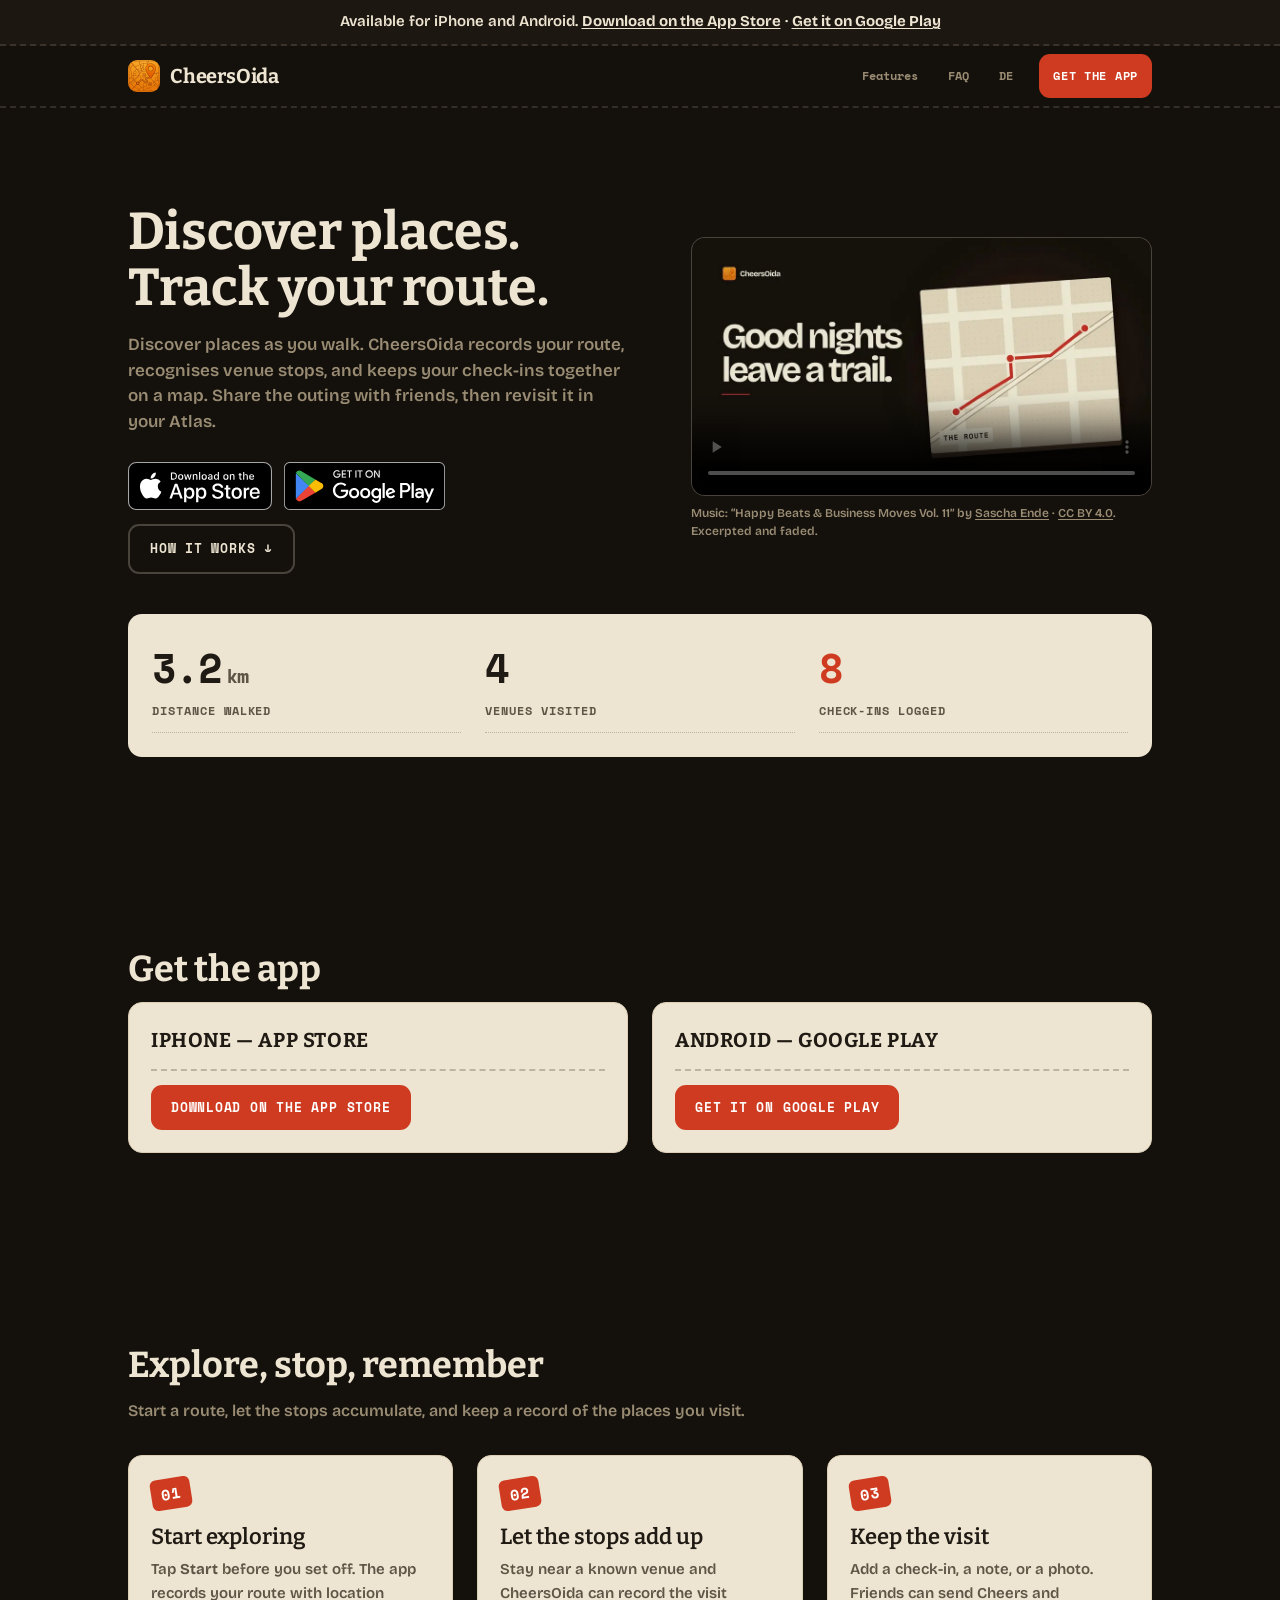
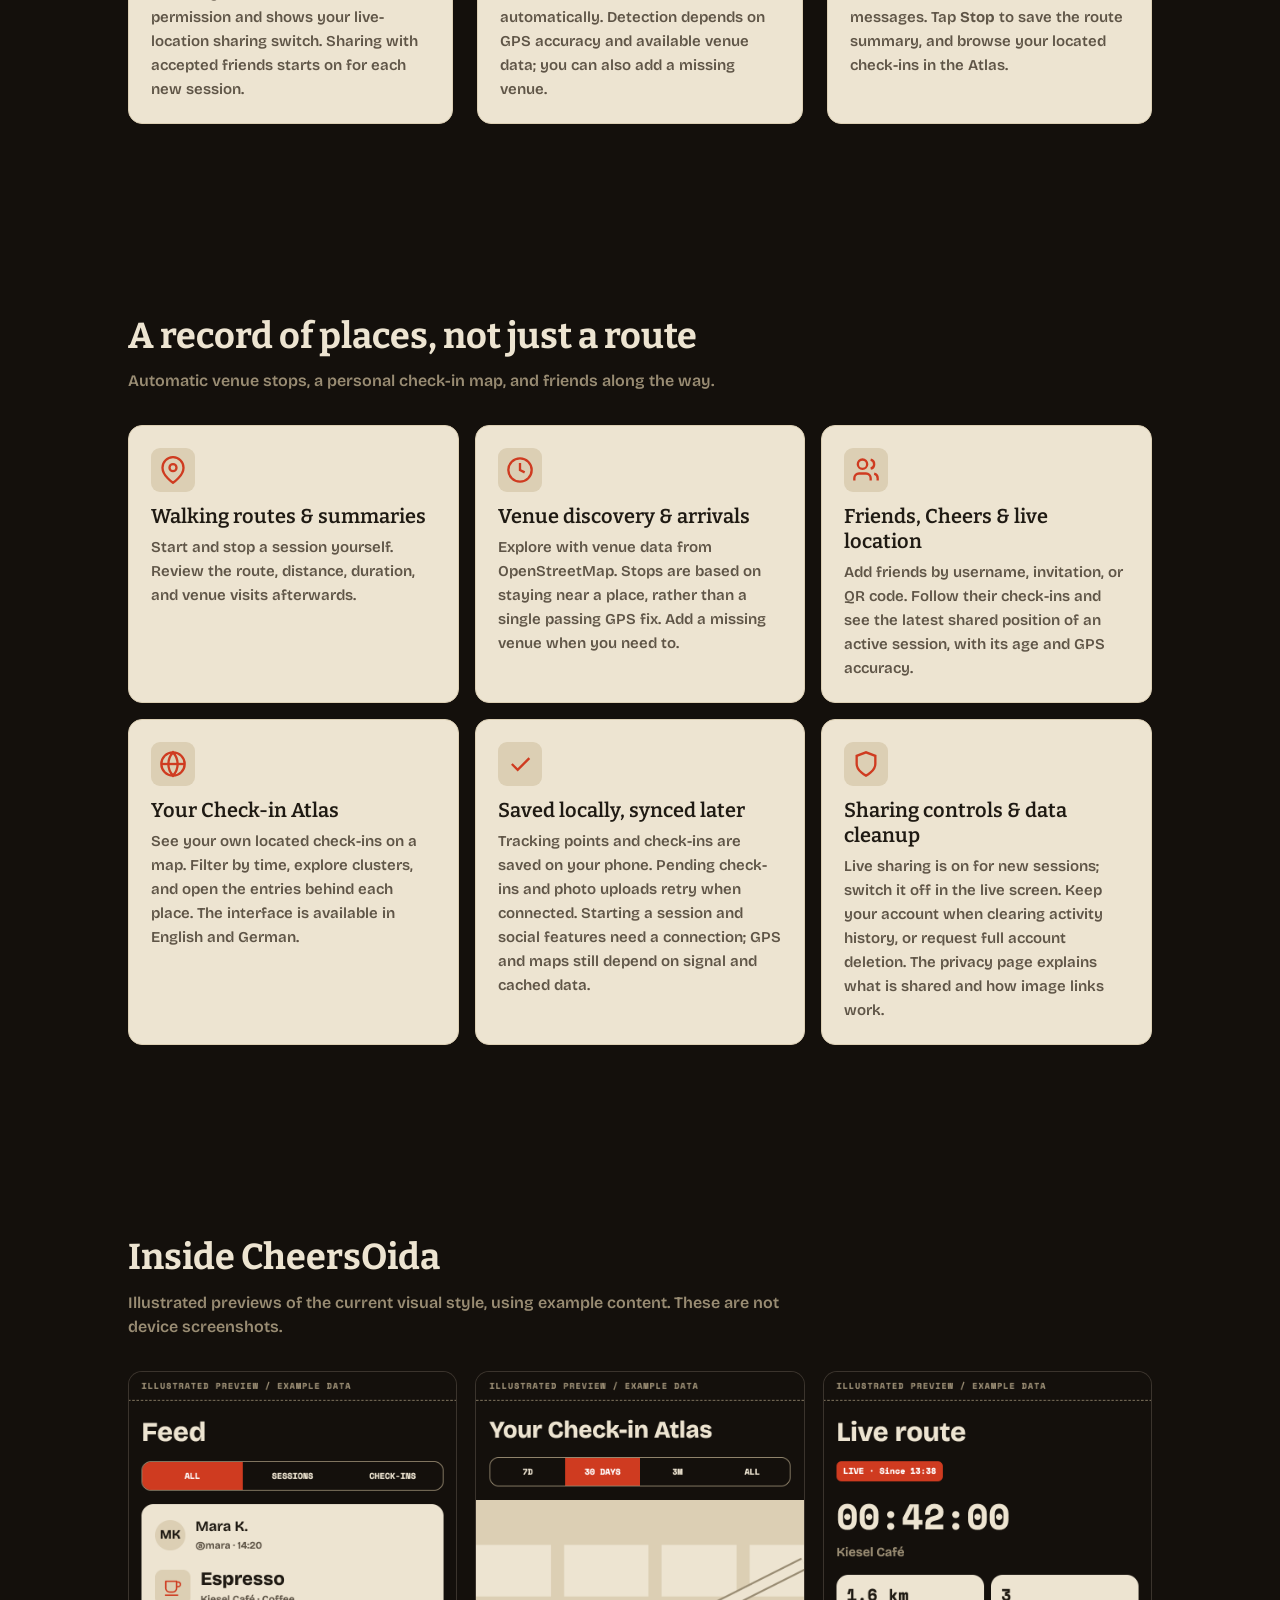
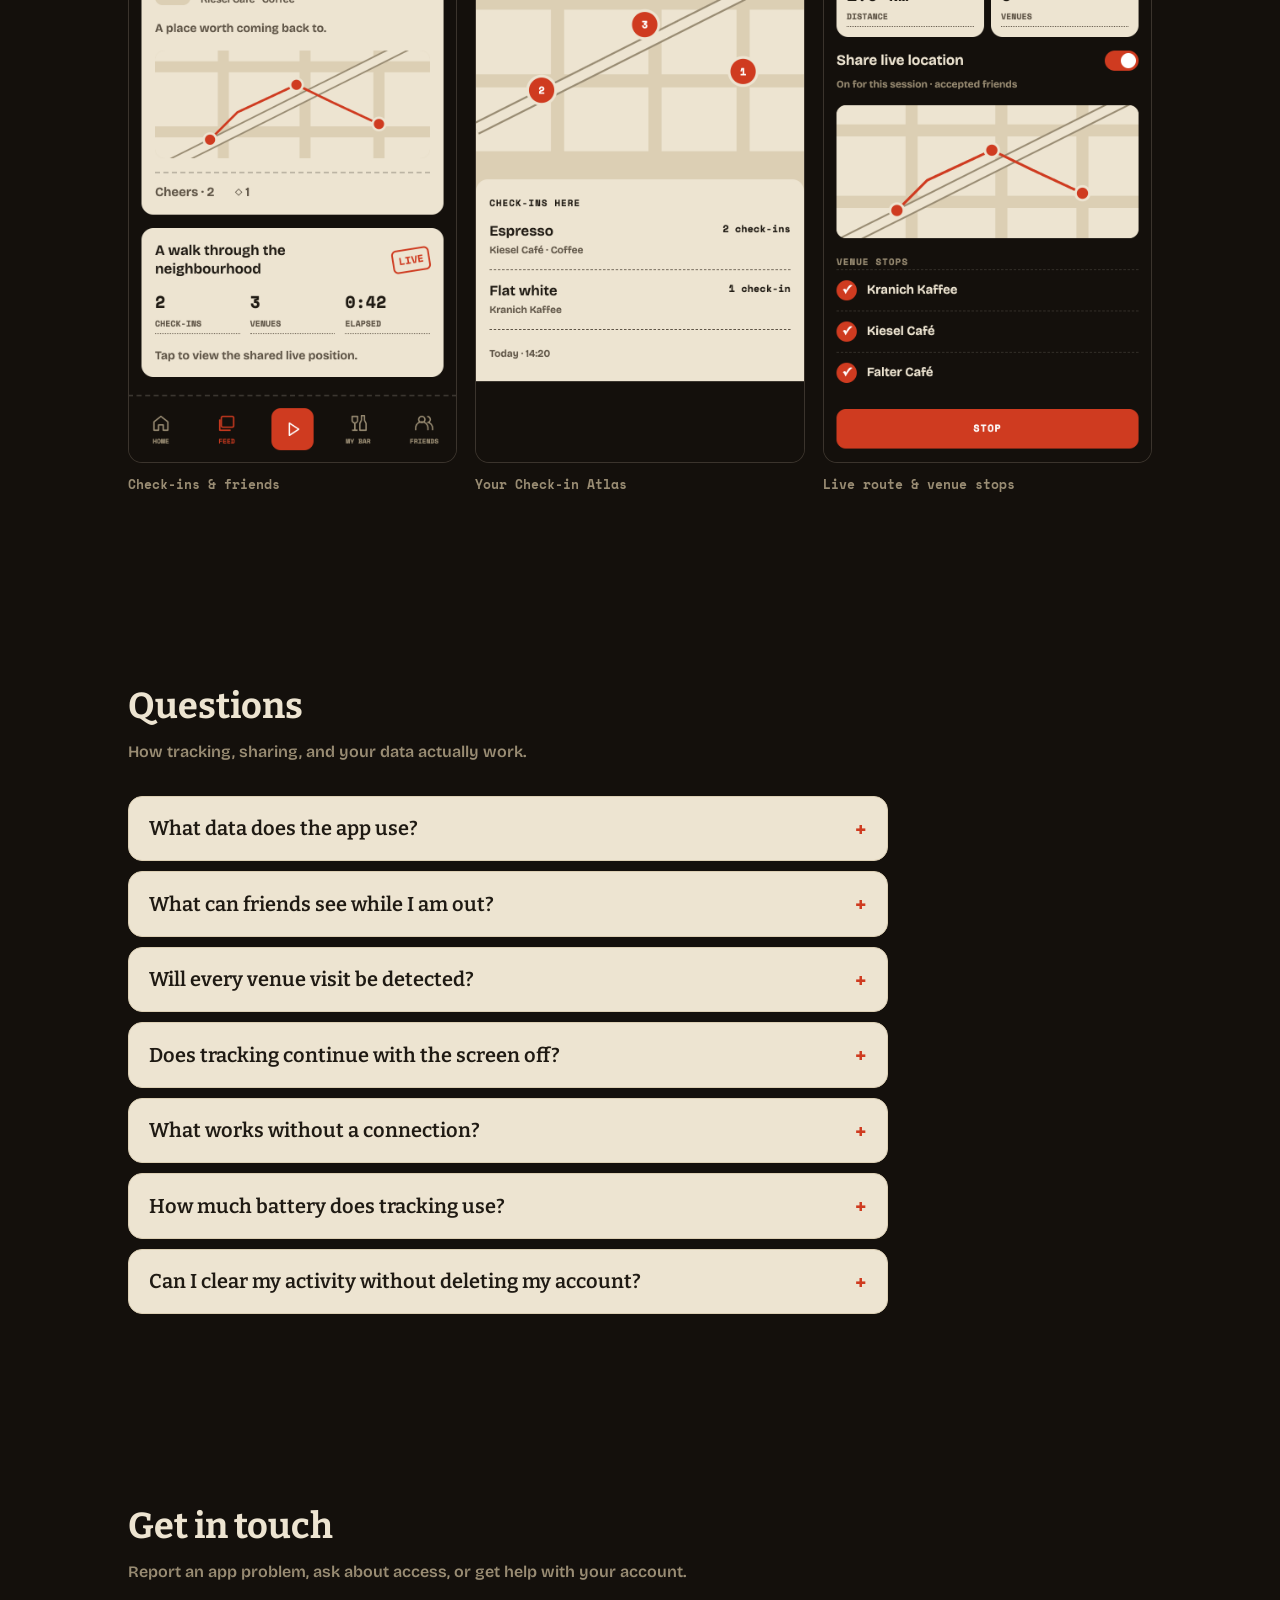
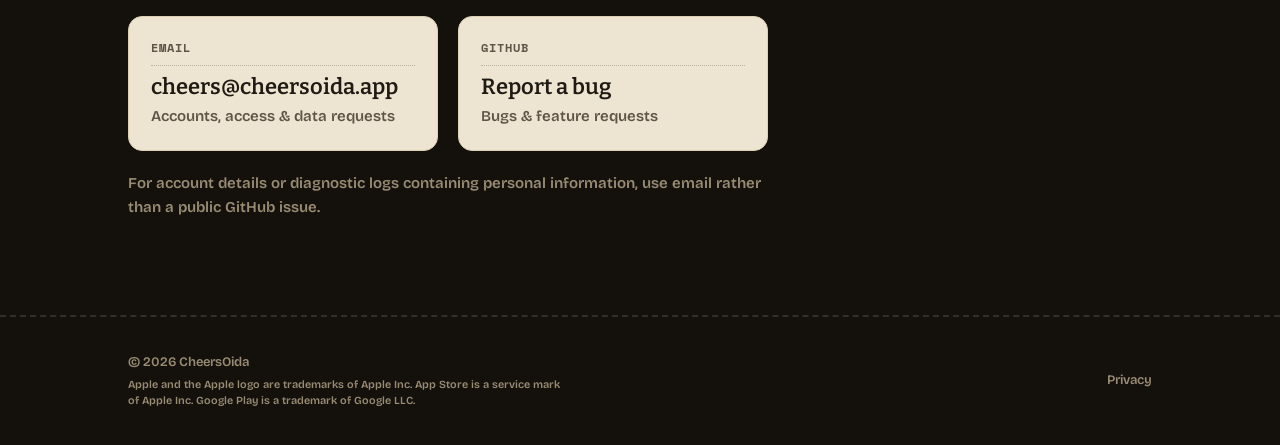
<file: index.html>
<!DOCTYPE html>
<html lang="en">
<head>
  <meta charset="UTF-8">
  <meta name="viewport" content="width=device-width, initial-scale=1">
  <title>CheersOida — Discover places. Track your route.</title>
  <meta name="description" content="Discover places and keep track of your visits. CheersOida records your route, recognises venue stops, and brings your check-ins together on a map.">
  <meta name="theme-color" content="#14100c">

  <meta property="og:title" content="CheersOida">
  <meta property="og:description" content="Discover places. Track your route.">
  <meta property="og:image" content="https://cheersoida.app/assets/og-image.png">
  <meta property="og:image:width" content="1200">
  <meta property="og:image:height" content="630">
  <meta property="og:url" content="https://cheersoida.app/">
  <meta property="og:type" content="website">
  <meta name="twitter:card" content="summary_large_image">

  <link rel="canonical" href="https://cheersoida.app/">
  <link rel="alternate" hreflang="en" href="https://cheersoida.app/">
  <link rel="alternate" hreflang="de" href="https://cheersoida.app/de/">
  <link rel="alternate" hreflang="x-default" href="https://cheersoida.app/">
  <link rel="icon" type="image/png" href="assets/logo-icon.png">
  <link rel="preload" href="assets/fonts/BricolageGrotesque_600SemiBold.ttf" as="font" type="font/ttf" crossorigin>
  <link rel="preload" href="assets/fonts/Bitter_700Bold.ttf" as="font" type="font/ttf" crossorigin>
  <link rel="stylesheet" href="assets/style.css?v=2">
</head>
<body>

<aside class="preview-banner" role="note">
  <div class="container">Available for iPhone and Android. <a href="https://apps.apple.com/app/cheersoida/id6809011689">Download on the App Store</a> · <a href="https://play.google.com/store/apps/details?id=dev.heckelmann.cheersoida">Get it on Google Play</a></div>
</aside>

<nav class="nav">
  <div class="container nav__inner">
    <a class="nav__brand" href="/">
      <img class="nav__logo" src="assets/logo-icon.png" alt="" aria-hidden="true">
      <span>CheersOida</span>
    </a>
    <div class="nav__links">
      <a href="#features">Features</a>
      <a href="#faq">FAQ</a>
      <a href="de/" lang="de">DE</a>
      <a class="nav__cta" href="#preview">Get the app</a>
    </div>
  </div>
</nav>

<main>
<section class="hero">
  <div class="container">
    <div class="hero__grid">
      <div>
        <h1>Discover places.<br>Track your route.</h1>
        <p class="hero__lede">Discover places as you walk. CheersOida records your route, recognises venue stops, and keeps your check-ins together on a map. Share the outing with friends, then revisit it in your Atlas.</p>
        <div class="hero__ctas">
          <div class="store-badges">
            <a href="https://apps.apple.com/app/cheersoida/id6809011689">
              <img src="assets/store/app-store-en.svg" alt="Download on the App Store" width="144" height="48">
            </a>
            <a href="https://play.google.com/store/apps/details?id=dev.heckelmann.cheersoida">
              <img src="assets/store/google-play-en.svg" alt="Get it on Google Play" width="162" height="48">
            </a>
          </div>
          <a class="btn btn--secondary" href="#how">How it works ↓</a>
        </div>
      </div>
      <figure class="hero__promo">
        <video width="1280" height="720" preload="none" poster="assets/promo/cheersoida-poster.webp"
          muted loop playsinline controls aria-label="CheersOida promo video">
          <source src="assets/promo/cheersoida-promo.mp4" type="video/mp4">
        </video>
        <figcaption>Music: “Happy Beats &amp; Business Moves Vol. 11” by <a href="https://ende.app/en/song/12876-happy-beats-business-moves-vol-11">Sascha Ende</a> ·
          <a href="https://creativecommons.org/licenses/by/4.0/">CC BY 4.0</a>. Excerpted and faded.</figcaption>
      </figure>
    </div>

    <div class="stats">
      <div class="stat">
        <div class="stat__num">3.2<span class="unit">km</span></div>
        <div class="stat__label">Distance walked</div>
      </div>
      <div class="stat">
        <div class="stat__num">4</div>
        <div class="stat__label">Venues visited</div>
      </div>
      <div class="stat">
        <div class="stat__num">8</div>
        <div class="stat__label">Check-ins logged</div>
      </div>
    </div>
  </div>
</section>

<section id="preview">
  <div class="container">
    <h2 class="section-h">Get the app</h2>
    <div class="preview">
      <div class="preview__card">
        <div class="preview__title">iPhone — App Store</div>
        <a class="btn btn--primary" href="https://apps.apple.com/app/cheersoida/id6809011689">Download on the App Store</a>
      </div>
      <div class="preview__card">
        <div class="preview__title">Android — Google Play</div>
        <a class="btn btn--primary" href="https://play.google.com/store/apps/details?id=dev.heckelmann.cheersoida">Get it on Google Play</a>
      </div>
    </div>
  </div>
</section>

<section id="how">
  <div class="container">
    <h2 class="section-h">Explore, stop, remember</h2>
    <p class="section-sub">Start a route, let the stops accumulate, and keep a record of the places you visit.</p>
    <div class="steps">
      <div class="step">
        <div class="step__num">01</div>
        <div class="step__title">Start exploring</div>
        <div class="step__body">Tap <strong>Start</strong> before you set off. The app records your route with location permission and shows your live-location sharing switch. Sharing with accepted friends starts on for each new session.</div>
      </div>
      <div class="step">
        <div class="step__num">02</div>
        <div class="step__title">Let the stops add up</div>
        <div class="step__body">Stay near a known venue and CheersOida can record the visit automatically. Detection depends on GPS accuracy and available venue data; you can also add a missing venue.</div>
      </div>
      <div class="step">
        <div class="step__num">03</div>
        <div class="step__title">Keep the visit</div>
        <div class="step__body">Add a check-in, a note, or a photo. Friends can send Cheers and messages. Tap <strong>Stop</strong> to save the route summary, and browse your located check-ins in the Atlas.</div>
      </div>
    </div>
  </div>
</section>

<section id="features">
  <div class="container">
    <h2 class="section-h">A record of places, not just a route</h2>
    <p class="section-sub">Automatic venue stops, a personal check-in map, and friends along the way.</p>
    <div class="features">
      <div class="feature">
        <span class="feature__icon" aria-hidden="true"><svg viewBox="0 0 24 24" fill="none" stroke="currentColor" stroke-width="2"><path d="M21 10c0 7-9 13-9 13s-9-6-9-13a9 9 0 1 1 18 0z"/><circle cx="12" cy="10" r="3"/></svg></span>
        <div class="feature__title">Walking routes &amp; summaries</div>
        <div class="feature__body">Start and stop a session yourself. Review the route, distance, duration, and venue visits afterwards.</div>
      </div>
      <div class="feature">
        <span class="feature__icon" aria-hidden="true"><svg viewBox="0 0 24 24" fill="none" stroke="currentColor" stroke-width="2"><circle cx="12" cy="12" r="10"/><polyline points="12 6 12 12 16 14"/></svg></span>
        <div class="feature__title">Venue discovery &amp; arrivals</div>
        <div class="feature__body">Explore with venue data from OpenStreetMap. Stops are based on staying near a place, rather than a single passing GPS fix. Add a missing venue when you need to.</div>
      </div>
      <div class="feature">
        <span class="feature__icon" aria-hidden="true"><svg viewBox="0 0 24 24" fill="none" stroke="currentColor" stroke-width="2"><path d="M16 21v-2a4 4 0 0 0-4-4H6a4 4 0 0 0-4 4v2"/><circle cx="9" cy="7" r="4"/><path d="M22 21v-2a4 4 0 0 0-3-3.87"/><path d="M16 3.13a4 4 0 0 1 0 7.75"/></svg></span>
        <div class="feature__title">Friends, Cheers &amp; live location</div>
        <div class="feature__body">Add friends by username, invitation, or QR code. Follow their check-ins and see the latest shared position of an active session, with its age and GPS accuracy.</div>
      </div>
      <div class="feature">
        <span class="feature__icon" aria-hidden="true"><svg viewBox="0 0 24 24" fill="none" stroke="currentColor" stroke-width="2"><circle cx="12" cy="12" r="10"/><path d="M2 12h20"/><path d="M12 2a15 15 0 0 1 4 10 15 15 0 0 1-4 10 15 15 0 0 1-4-10 15 15 0 0 1 4-10z"/></svg></span>
        <div class="feature__title">Your Check-in Atlas</div>
        <div class="feature__body">See your own located check-ins on a map. Filter by time, explore clusters, and open the entries behind each place. The interface is available in English and German.</div>
      </div>
      <div class="feature">
        <span class="feature__icon" aria-hidden="true"><svg viewBox="0 0 24 24" fill="none" stroke="currentColor" stroke-width="2"><path d="M5 12l5 5L20 7"/></svg></span>
        <div class="feature__title">Saved locally, synced later</div>
        <div class="feature__body">Tracking points and check-ins are saved on your phone. Pending check-ins and photo uploads retry when connected. Starting a session and social features need a connection; GPS and maps still depend on signal and cached data.</div>
      </div>
      <div class="feature">
        <span class="feature__icon" aria-hidden="true"><svg viewBox="0 0 24 24" fill="none" stroke="currentColor" stroke-width="2"><path d="M12 22s8-4 8-10V5l-8-3-8 3v7c0 6 8 10 8 10z"/></svg></span>
        <div class="feature__title">Sharing controls &amp; data cleanup</div>
        <div class="feature__body">Live sharing is on for new sessions; switch it off in the live screen. Keep your account when clearing activity history, or request full account deletion. The privacy page explains what is shared and how image links work.</div>
      </div>
    </div>
  </div>
</section>

<section>
  <div class="container">
    <h2 class="section-h">Inside CheersOida</h2>
    <p class="section-sub">Illustrated previews of the current visual style, using example content. These are not device screenshots.</p>
    <div class="shots">
      <figure class="shot-preview"><div class="shot"><img src="assets/screenshots/screen-01.png" alt="Illustrated CheersOida feed with a venue check-in and a shared live session" width="780" height="1640" loading="lazy"></div><figcaption>Check-ins &amp; friends</figcaption></figure>
      <figure class="shot-preview"><div class="shot"><img src="assets/screenshots/screen-02.png" alt="Illustrated Check-in Atlas with clustered visits and a time filter" width="780" height="1640" loading="lazy"></div><figcaption>Your Check-in Atlas</figcaption></figure>
      <figure class="shot-preview"><div class="shot"><img src="assets/screenshots/screen-03.png" alt="Illustrated live session with a route, sharing control and venue stops" width="780" height="1640" loading="lazy"></div><figcaption>Live route &amp; venue stops</figcaption></figure>
    </div>
  </div>
</section>

<section id="faq">
  <div class="container">
    <h2 class="section-h">Questions</h2>
    <p class="section-sub">How tracking, sharing, and your data actually work.</p>
    <div class="faq">
      <details class="faq__item" id="faq-data">
        <summary class="faq__q">What data does the app use?</summary>
        <div class="faq__a"><p>An account, profile details, route points while a session is active, check-ins, optional photos and notes, friend connections, and notification tokens. Live sharing also uses a replaceable location point with a timestamp and accuracy. See the <a href="privacy.html">privacy page</a> for visibility, image links, providers, and deletion.</p></div>
      </details>
      <details class="faq__item" id="faq-route">
        <summary class="faq__q">What can friends see while I am out?</summary>
        <div class="faq__a"><p>New sessions share your latest position with accepted friends by default. Turn this off in the live screen for that session; each new session starts with sharing on again. Friends see the latest point, its age, and GPS accuracy—not a playback of your full live route. A point is marked stale after one minute and hidden after five. When online, switching sharing off or finishing removes it. If you stop offline, no new positions are sent and the last shared point expires within five minutes. Group participants can also receive latest positions for group features. Finished routes are available to accepted friends.</p></div>
      </details>
      <details class="faq__item" id="faq-accuracy">
        <summary class="faq__q">Will every venue visit be detected?</summary>
        <div class="faq__a"><p>Not always. Arrival detection looks for repeated GPS fixes and time spent near a known venue. Poor reception, closely spaced venues, or missing map data can affect the result. You can add a missing venue, but there is no guarantee that every stop will be recognised.</p></div>
      </details>
      <details class="faq__item" id="faq-bg">
        <summary class="faq__q">Does tracking continue with the screen off?</summary>
        <div class="faq__a"><p>During an active session, tracking can continue in the background with your permission. Android uses a visible foreground service; iOS shows its location indicator. The app requests foreground/“While using” permission, not “Always”. Tap Stop to end session tracking. Check-ins can separately use your location when you choose to log one.</p></div>
      </details>
      <details class="faq__item" id="faq-offline">
        <summary class="faq__q">What works without a connection?</summary>
        <div class="faq__a"><p>After a session has started, route points are stored locally. Check-ins and photo uploads can wait in the pending queue and retry when you reconnect. Starting a new session, live sharing, friend actions, new map tiles, and venue downloads require connectivity. Indoor or underground GPS reception can still be poor.</p></div>
      </details>
      <details class="faq__item" id="faq-battery">
        <summary class="faq__q">How much battery does tracking use?</summary>
        <div class="faq__a"><p>An active route uses GPS, background processing, and sometimes the network. Battery use varies with your phone, reception, and session length; there is no fixed consumption estimate. Tap Stop when you finish.</p></div>
      </details>
      <details class="faq__item" id="faq-delete">
        <summary class="faq__q">Can I clear my activity without deleting my account?</summary>
        <div class="faq__a"><p>Yes. <strong>Profile → Settings → Delete all my data</strong> removes activity history, route points, check-in photos, and the Cheers and messages attached to your content, while retaining your account, profile, friends, and notifications. <strong>Delete account</strong> also removes the account and profile. Cleanup needs a connection and may need a retry; it is not complete until the app confirms it. Email <a href="mailto:cheers@cheersoida.app">cheers@cheersoida.app</a> if you cannot access your account.</p></div>
      </details>
    </div>
  </div>
</section>

<section id="get">
  <div class="container">
    <h2 class="section-h">Get in touch</h2>
    <p class="section-sub">Report an app problem, ask about access, or get help with your account.</p>
    <div class="support">
      <a class="support__card" href="mailto:cheers@cheersoida.app">
        <div class="support__label">Email</div>
        <div class="support__title">cheers@cheersoida.app</div>
        <div class="support__sub">Accounts, access &amp; data requests</div>
      </a>
      <a class="support__card" href="https://github.com/checkelmann/cheersoida-website/issues">
        <div class="support__label">GitHub</div>
        <div class="support__title">Report a bug</div>
        <div class="support__sub">Bugs &amp; feature requests</div>
      </a>
    </div>
    <p class="support-note">For account details or diagnostic logs containing personal information, use email rather than a public GitHub issue.</p>
  </div>
</section>
</main>

<footer class="foot">
  <div class="container foot__inner">
    <div>
      © 2026 CheersOida
      <small class="foot__marks">Apple and the Apple logo are trademarks of Apple Inc. App Store is a service mark of Apple Inc. Google Play is a trademark of Google LLC.</small>
    </div>
    <div class="foot__links">
      <a href="privacy.html">Privacy</a>
    </div>
  </div>
</footer>

<script src="assets/main.js?v=3" defer></script>
</body>
</html>
</file>
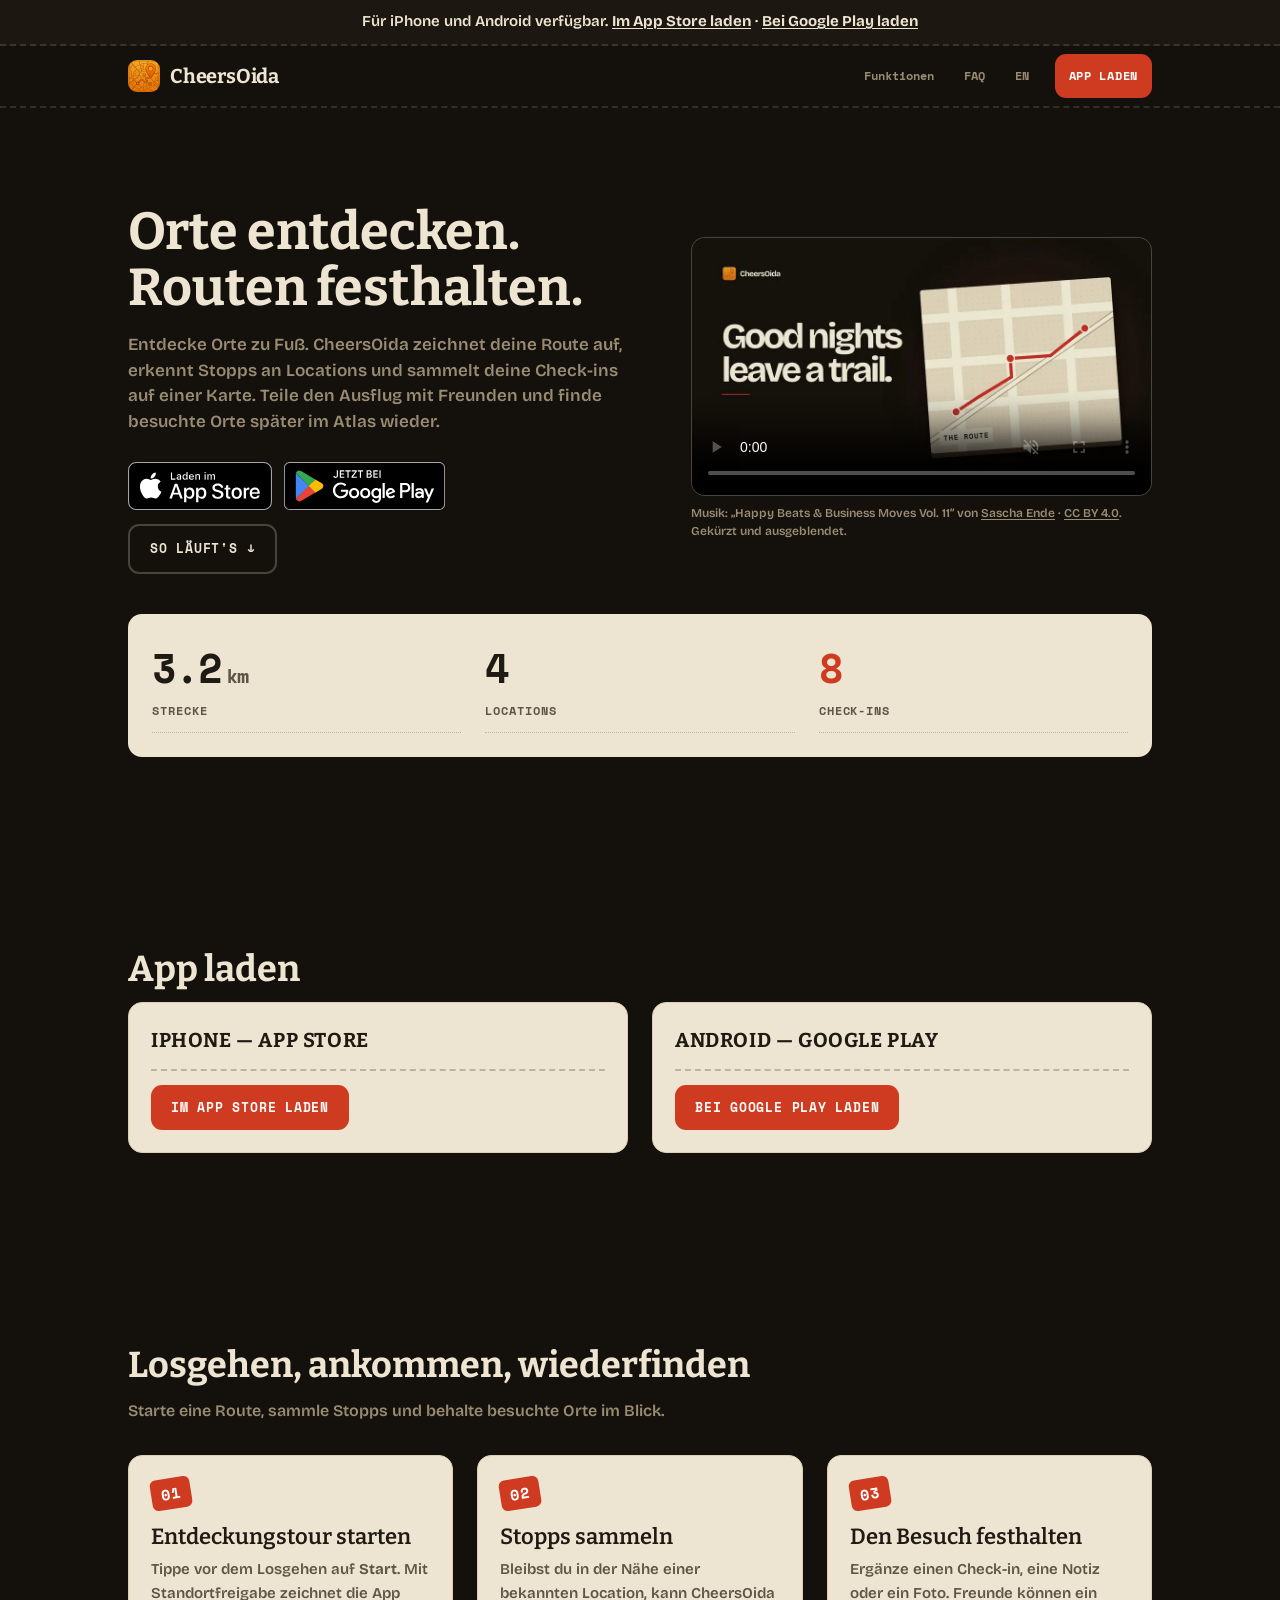
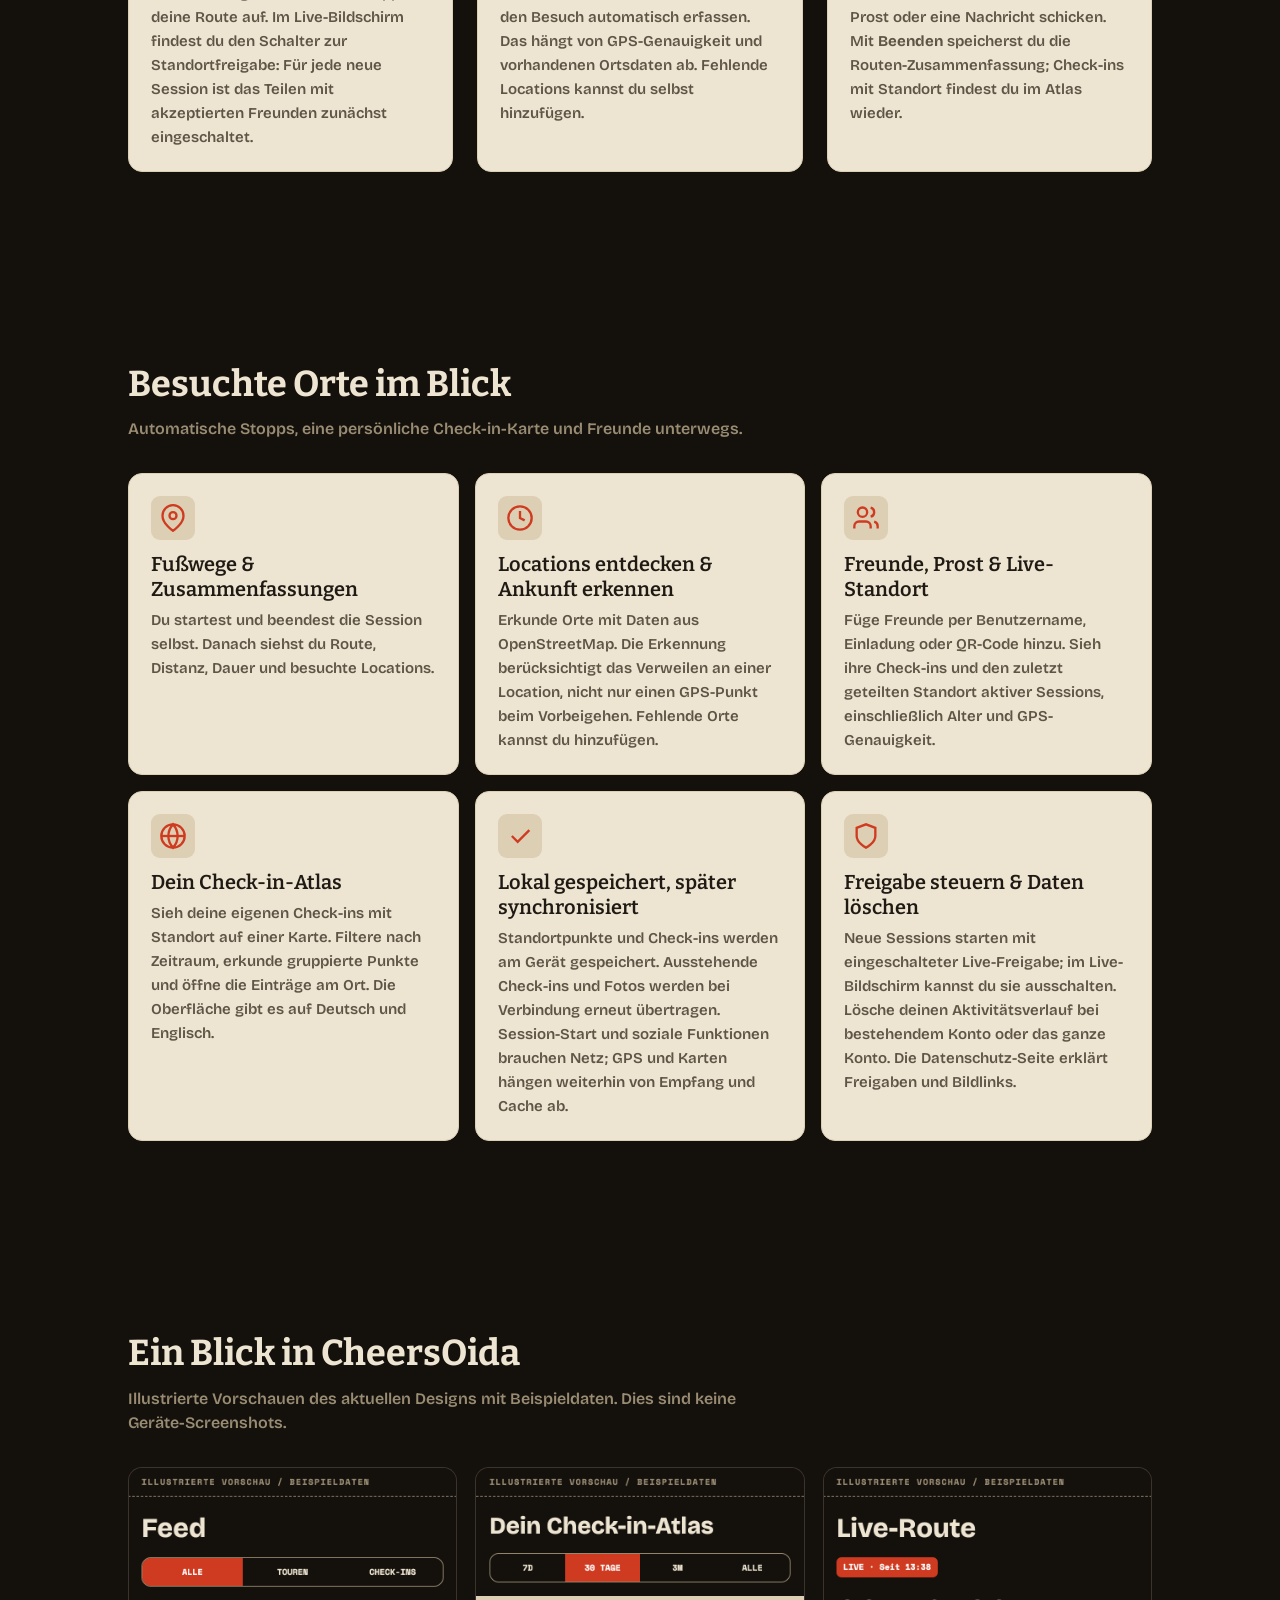
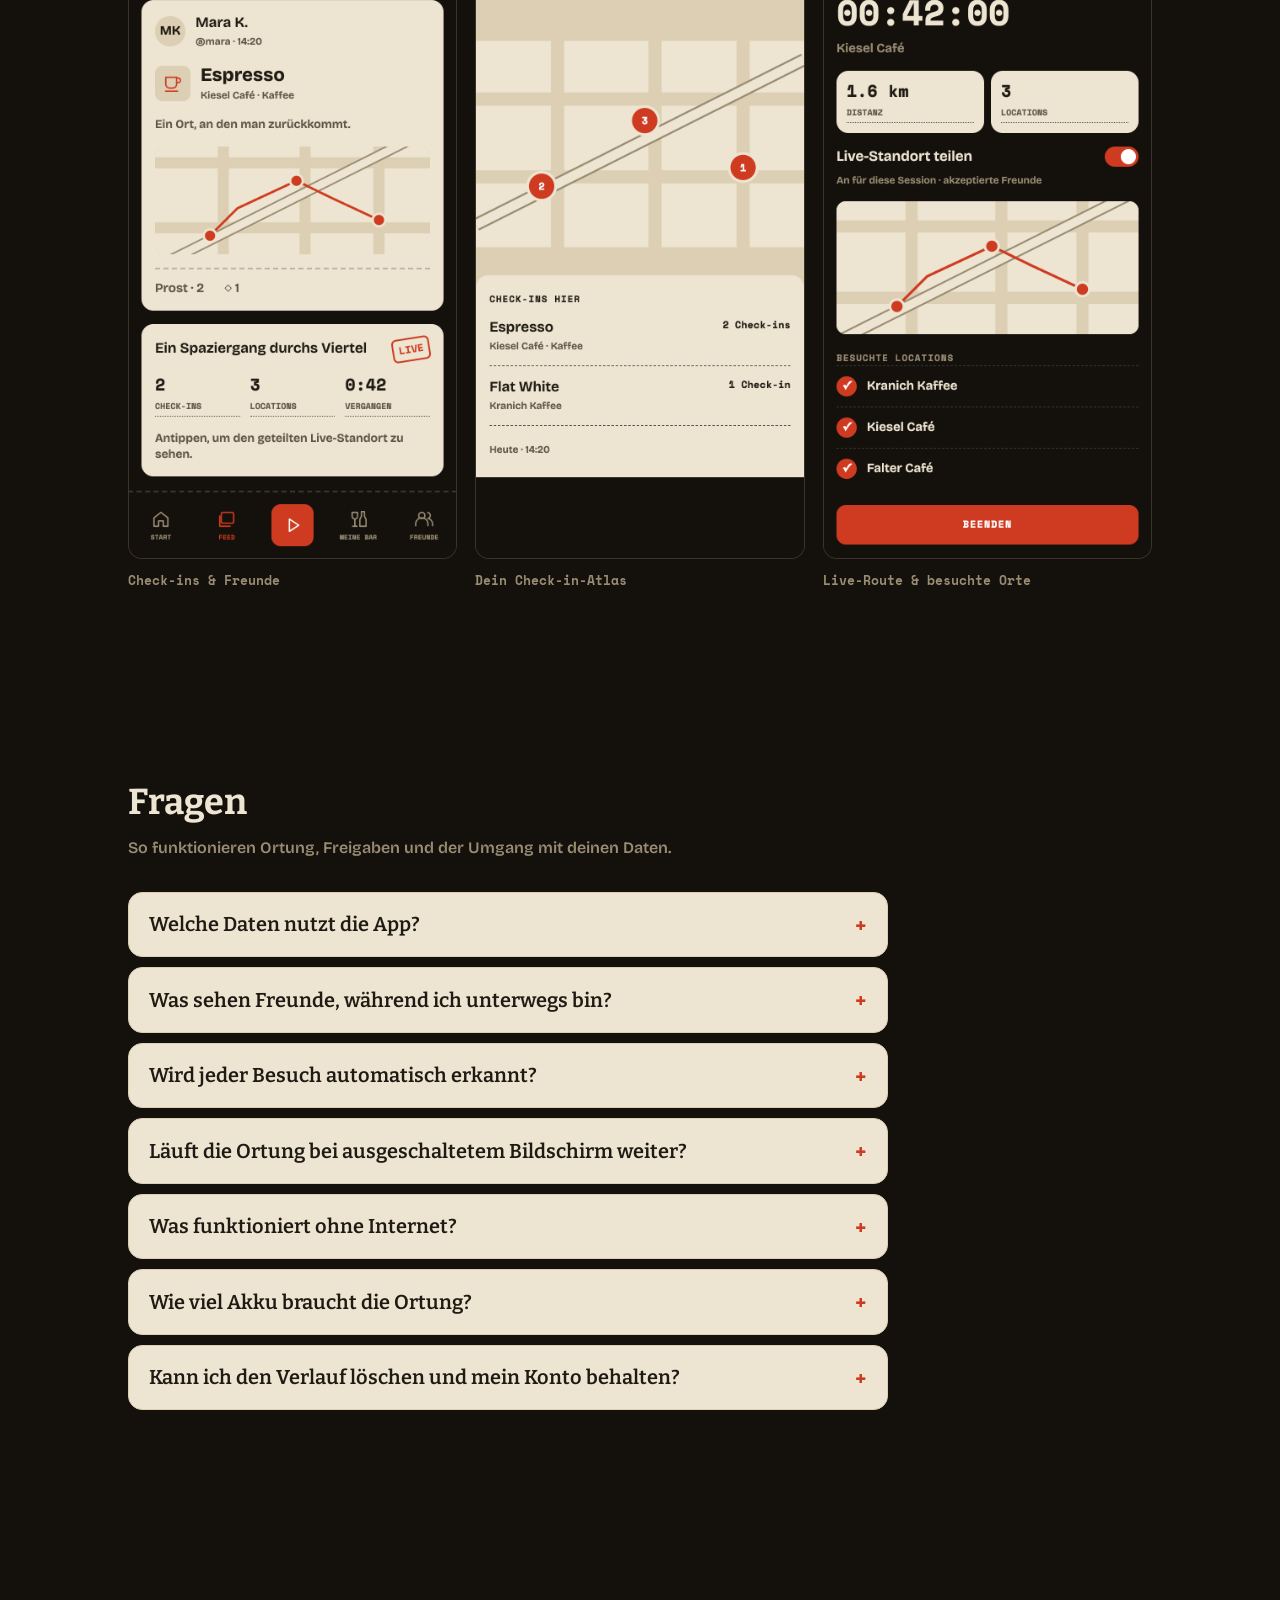
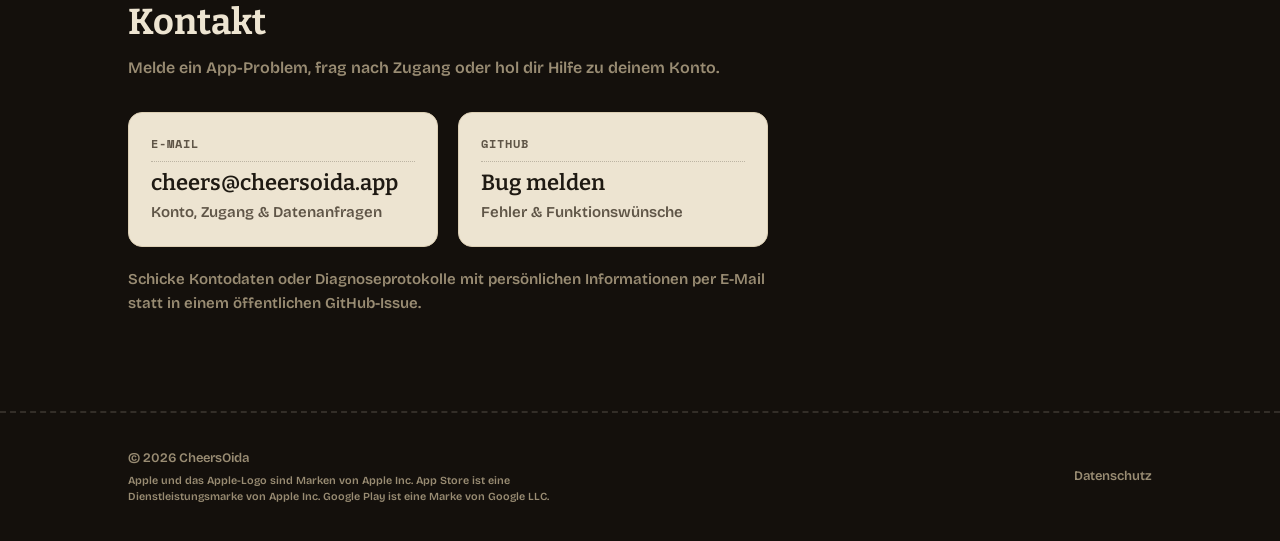
<file: de/index.html>
<!DOCTYPE html>
<html lang="de">
<head>
  <meta charset="UTF-8">
  <meta name="viewport" content="width=device-width, initial-scale=1">
  <title>CheersOida — Orte entdecken. Routen festhalten.</title>
  <meta name="description" content="Entdecke Orte und behalte deine Besuche im Blick. CheersOida zeichnet deine Route auf, erkennt Stopps an Locations und zeigt deine Check-ins auf einer Karte.">
  <meta name="theme-color" content="#14100c">

  <meta property="og:title" content="CheersOida">
  <meta property="og:description" content="Orte entdecken. Routen festhalten.">
  <meta property="og:image" content="https://cheersoida.app/assets/og-image.png">
  <meta property="og:image:width" content="1200">
  <meta property="og:image:height" content="630">
  <meta property="og:url" content="https://cheersoida.app/de/">
  <meta property="og:type" content="website">
  <meta name="twitter:card" content="summary_large_image">

  <link rel="canonical" href="https://cheersoida.app/de/">
  <link rel="alternate" hreflang="en" href="https://cheersoida.app/">
  <link rel="alternate" hreflang="de" href="https://cheersoida.app/de/">
  <link rel="alternate" hreflang="x-default" href="https://cheersoida.app/">
  <link rel="icon" type="image/png" href="../assets/logo-icon.png">
  <link rel="preload" href="../assets/fonts/BricolageGrotesque_600SemiBold.ttf" as="font" type="font/ttf" crossorigin>
  <link rel="preload" href="../assets/fonts/Bitter_700Bold.ttf" as="font" type="font/ttf" crossorigin>
  <link rel="stylesheet" href="../assets/style.css?v=2">
</head>
<body>

<aside class="preview-banner" role="note">
  <div class="container">Für iPhone und Android verfügbar. <a href="https://apps.apple.com/app/cheersoida/id6809011689">Im App Store laden</a> · <a href="https://play.google.com/store/apps/details?id=dev.heckelmann.cheersoida">Bei Google Play laden</a></div>
</aside>

<nav class="nav">
  <div class="container nav__inner">
    <a class="nav__brand" href="../">
      <img class="nav__logo" src="../assets/logo-icon.png" alt="" aria-hidden="true">
      <span>CheersOida</span>
    </a>
    <div class="nav__links">
      <a href="#funktionen">Funktionen</a>
      <a href="#faq">FAQ</a>
      <a href="../" lang="en">EN</a>
      <a class="nav__cta" href="#preview">App laden</a>
    </div>
  </div>
</nav>

<main>
<section class="hero">
  <div class="container">
    <div class="hero__grid">
      <div>
        <h1>Orte entdecken.<br>Routen festhalten.</h1>
        <p class="hero__lede">Entdecke Orte zu Fuß. CheersOida zeichnet deine Route auf, erkennt Stopps an Locations und sammelt deine Check-ins auf einer Karte. Teile den Ausflug mit Freunden und finde besuchte Orte später im Atlas wieder.</p>
        <div class="hero__ctas">
          <div class="store-badges">
            <a href="https://apps.apple.com/app/cheersoida/id6809011689">
              <img src="../assets/store/app-store-de.svg" alt="Im App Store laden" width="144" height="48">
            </a>
            <a href="https://play.google.com/store/apps/details?id=dev.heckelmann.cheersoida">
              <img src="../assets/store/google-play-de.svg" alt="Jetzt bei Google Play" width="162" height="48">
            </a>
          </div>
          <a class="btn btn--secondary" href="#ablauf">So läuft's ↓</a>
        </div>
      </div>
      <figure class="hero__promo">
        <video width="1280" height="720" preload="none" poster="../assets/promo/cheersoida-poster.webp"
          muted loop playsinline controls aria-label="CheersOida-Werbevideo auf Englisch">
          <source src="../assets/promo/cheersoida-promo.mp4" type="video/mp4">
        </video>
        <figcaption>Musik: „Happy Beats &amp; Business Moves Vol. 11“ von <a href="https://ende.app/en/song/12876-happy-beats-business-moves-vol-11">Sascha Ende</a> ·
          <a href="https://creativecommons.org/licenses/by/4.0/">CC BY 4.0</a>. Gekürzt und ausgeblendet.</figcaption>
      </figure>
    </div>

    <div class="stats">
      <div class="stat">
        <div class="stat__num">3.2<span class="unit">km</span></div>
        <div class="stat__label">Strecke</div>
      </div>
      <div class="stat">
        <div class="stat__num">4</div>
        <div class="stat__label">Locations</div>
      </div>
      <div class="stat">
        <div class="stat__num">8</div>
        <div class="stat__label">Check-ins</div>
      </div>
    </div>
  </div>
</section>

<section id="preview">
  <div class="container">
    <h2 class="section-h">App laden</h2>
    <div class="preview">
      <div class="preview__card">
        <div class="preview__title">iPhone — App Store</div>
        <a class="btn btn--primary" href="https://apps.apple.com/app/cheersoida/id6809011689">Im App Store laden</a>
      </div>
      <div class="preview__card">
        <div class="preview__title">Android — Google Play</div>
        <a class="btn btn--primary" href="https://play.google.com/store/apps/details?id=dev.heckelmann.cheersoida">Bei Google Play laden</a>
      </div>
    </div>
  </div>
</section>

<section id="ablauf">
  <div class="container">
    <h2 class="section-h">Losgehen, ankommen, wiederfinden</h2>
    <p class="section-sub">Starte eine Route, sammle Stopps und behalte besuchte Orte im Blick.</p>
    <div class="steps">
      <div class="step">
        <div class="step__num">01</div>
        <div class="step__title">Entdeckungstour starten</div>
        <div class="step__body">Tippe vor dem Losgehen auf <strong>Start</strong>. Mit Standortfreigabe zeichnet die App deine Route auf. Im Live-Bildschirm findest du den Schalter zur Standortfreigabe: Für jede neue Session ist das Teilen mit akzeptierten Freunden zunächst eingeschaltet.</div>
      </div>
      <div class="step">
        <div class="step__num">02</div>
        <div class="step__title">Stopps sammeln</div>
        <div class="step__body">Bleibst du in der Nähe einer bekannten Location, kann CheersOida den Besuch automatisch erfassen. Das hängt von GPS-Genauigkeit und vorhandenen Ortsdaten ab. Fehlende Locations kannst du selbst hinzufügen.</div>
      </div>
      <div class="step">
        <div class="step__num">03</div>
        <div class="step__title">Den Besuch festhalten</div>
        <div class="step__body">Ergänze einen Check-in, eine Notiz oder ein Foto. Freunde können ein Prost oder eine Nachricht schicken. Mit <strong>Beenden</strong> speicherst du die Routen-Zusammenfassung; Check-ins mit Standort findest du im Atlas wieder.</div>
      </div>
    </div>
  </div>
</section>

<section id="funktionen">
  <div class="container">
    <h2 class="section-h">Besuchte Orte im Blick</h2>
    <p class="section-sub">Automatische Stopps, eine persönliche Check-in-Karte und Freunde unterwegs.</p>
    <div class="features">
      <div class="feature">
        <span class="feature__icon" aria-hidden="true"><svg viewBox="0 0 24 24" fill="none" stroke="currentColor" stroke-width="2"><path d="M21 10c0 7-9 13-9 13s-9-6-9-13a9 9 0 1 1 18 0z"/><circle cx="12" cy="10" r="3"/></svg></span>
        <div class="feature__title">Fußwege &amp; Zusammenfassungen</div>
        <div class="feature__body">Du startest und beendest die Session selbst. Danach siehst du Route, Distanz, Dauer und besuchte Locations.</div>
      </div>
      <div class="feature">
        <span class="feature__icon" aria-hidden="true"><svg viewBox="0 0 24 24" fill="none" stroke="currentColor" stroke-width="2"><circle cx="12" cy="12" r="10"/><polyline points="12 6 12 12 16 14"/></svg></span>
        <div class="feature__title">Locations entdecken &amp; Ankunft erkennen</div>
        <div class="feature__body">Erkunde Orte mit Daten aus OpenStreetMap. Die Erkennung berücksichtigt das Verweilen an einer Location, nicht nur einen GPS-Punkt beim Vorbeigehen. Fehlende Orte kannst du hinzufügen.</div>
      </div>
      <div class="feature">
        <span class="feature__icon" aria-hidden="true"><svg viewBox="0 0 24 24" fill="none" stroke="currentColor" stroke-width="2"><path d="M16 21v-2a4 4 0 0 0-4-4H6a4 4 0 0 0-4 4v2"/><circle cx="9" cy="7" r="4"/><path d="M22 21v-2a4 4 0 0 0-3-3.87"/><path d="M16 3.13a4 4 0 0 1 0 7.75"/></svg></span>
        <div class="feature__title">Freunde, Prost &amp; Live-Standort</div>
        <div class="feature__body">Füge Freunde per Benutzername, Einladung oder QR-Code hinzu. Sieh ihre Check-ins und den zuletzt geteilten Standort aktiver Sessions, einschließlich Alter und GPS-Genauigkeit.</div>
      </div>
      <div class="feature">
        <span class="feature__icon" aria-hidden="true"><svg viewBox="0 0 24 24" fill="none" stroke="currentColor" stroke-width="2"><circle cx="12" cy="12" r="10"/><path d="M2 12h20"/><path d="M12 2a15 15 0 0 1 4 10 15 15 0 0 1-4 10 15 15 0 0 1-4-10 15 15 0 0 1 4-10z"/></svg></span>
        <div class="feature__title">Dein Check-in-Atlas</div>
        <div class="feature__body">Sieh deine eigenen Check-ins mit Standort auf einer Karte. Filtere nach Zeitraum, erkunde gruppierte Punkte und öffne die Einträge am Ort. Die Oberfläche gibt es auf Deutsch und Englisch.</div>
      </div>
      <div class="feature">
        <span class="feature__icon" aria-hidden="true"><svg viewBox="0 0 24 24" fill="none" stroke="currentColor" stroke-width="2"><path d="M5 12l5 5L20 7"/></svg></span>
        <div class="feature__title">Lokal gespeichert, später synchronisiert</div>
        <div class="feature__body">Standortpunkte und Check-ins werden am Gerät gespeichert. Ausstehende Check-ins und Fotos werden bei Verbindung erneut übertragen. Session-Start und soziale Funktionen brauchen Netz; GPS und Karten hängen weiterhin von Empfang und Cache ab.</div>
      </div>
      <div class="feature">
        <span class="feature__icon" aria-hidden="true"><svg viewBox="0 0 24 24" fill="none" stroke="currentColor" stroke-width="2"><path d="M12 22s8-4 8-10V5l-8-3-8 3v7c0 6 8 10 8 10z"/></svg></span>
        <div class="feature__title">Freigabe steuern &amp; Daten löschen</div>
        <div class="feature__body">Neue Sessions starten mit eingeschalteter Live-Freigabe; im Live-Bildschirm kannst du sie ausschalten. Lösche deinen Aktivitätsverlauf bei bestehendem Konto oder das ganze Konto. Die Datenschutz-Seite erklärt Freigaben und Bildlinks.</div>
      </div>
    </div>
  </div>
</section>

<section>
  <div class="container">
    <h2 class="section-h">Ein Blick in CheersOida</h2>
    <p class="section-sub">Illustrierte Vorschauen des aktuellen Designs mit Beispieldaten. Dies sind keine Geräte-Screenshots.</p>
    <div class="shots">
      <figure class="shot-preview"><div class="shot"><img src="../assets/screenshots/screen-01-de.png" alt="Illustrierter CheersOida-Feed mit Check-in an einer Location und geteilter Live-Session" width="780" height="1640" loading="lazy"></div><figcaption>Check-ins &amp; Freunde</figcaption></figure>
      <figure class="shot-preview"><div class="shot"><img src="../assets/screenshots/screen-02-de.png" alt="Illustrierter Check-in-Atlas mit gruppierten Besuchen und Zeitraumfilter" width="780" height="1640" loading="lazy"></div><figcaption>Dein Check-in-Atlas</figcaption></figure>
      <figure class="shot-preview"><div class="shot"><img src="../assets/screenshots/screen-03-de.png" alt="Illustrierte Live-Session mit Route, Freigabeschalter und besuchten Locations" width="780" height="1640" loading="lazy"></div><figcaption>Live-Route &amp; besuchte Orte</figcaption></figure>
    </div>
  </div>
</section>

<section id="faq">
  <div class="container">
    <h2 class="section-h">Fragen</h2>
    <p class="section-sub">So funktionieren Ortung, Freigaben und der Umgang mit deinen Daten.</p>
    <div class="faq">
      <details class="faq__item" id="faq-daten">
        <summary class="faq__q">Welche Daten nutzt die App?</summary>
        <div class="faq__a"><p>Ein Konto, Profildaten, Standortpunkte während aktiver Sessions, Check-ins, optionale Fotos und Notizen, Freundschaften und Benachrichtigungs-Token. Die Live-Freigabe nutzt außerdem einen ersetzbaren Standortpunkt mit Zeitstempel und Genauigkeit. Details zu Sichtbarkeit, Bildlinks, Diensten und Löschung stehen auf der <a href="privacy.html">Datenschutz-Seite</a>.</p></div>
      </details>
      <details class="faq__item" id="faq-route-de">
        <summary class="faq__q">Was sehen Freunde, während ich unterwegs bin?</summary>
        <div class="faq__a"><p>Neue Sessions teilen deinen letzten Standort standardmäßig mit akzeptierten Freunden. Du kannst das im Live-Bildschirm für die Session ausschalten; jede neue Session startet wieder mit eingeschalteter Freigabe. Freunde sehen den letzten Punkt, sein Alter und die GPS-Genauigkeit, aber keine Wiedergabe deiner gesamten Live-Route. Nach einer Minute gilt ein Punkt als veraltet, nach fünf Minuten wird er ausgeblendet. Online entfernt Ausschalten oder Beenden den Punkt. Beendest du offline, werden keine neuen Punkte gesendet; der letzte geteilte Punkt verfällt innerhalb von fünf Minuten. Gruppenmitglieder können für Gruppenfunktionen ebenfalls letzte Positionen erhalten. Beendete Routen sind für akzeptierte Freunde verfügbar.</p></div>
      </details>
      <details class="faq__item" id="faq-erkennung">
        <summary class="faq__q">Wird jeder Besuch automatisch erkannt?</summary>
        <div class="faq__a"><p>Nicht immer. Die Erkennung nutzt mehrere GPS-Punkte und die Aufenthaltsdauer nahe einer bekannten Location. Schlechter Empfang, eng beieinanderliegende Orte oder fehlende Kartendaten können das Ergebnis beeinflussen. Du kannst fehlende Locations ergänzen; eine Erkennung jedes Stopps ist nicht garantiert.</p></div>
      </details>
      <details class="faq__item" id="faq-hintergrund">
        <summary class="faq__q">Läuft die Ortung bei ausgeschaltetem Bildschirm weiter?</summary>
        <div class="faq__a"><p>Während einer aktiven Session kann die Ortung mit deiner Erlaubnis im Hintergrund weiterlaufen. Android nutzt einen sichtbaren Vordergrunddienst; iOS zeigt die Standortanzeige. Die App fragt nach Standortfreigabe beim Verwenden, nicht nach „Immer“. Mit Beenden stoppst du die Session-Ortung. Beim Eintragen eines Check-ins kann separat dein Standort verwendet werden.</p></div>
      </details>
      <details class="faq__item" id="faq-offline">
        <summary class="faq__q">Was funktioniert ohne Internet?</summary>
        <div class="faq__a"><p>Nach dem Session-Start werden Standortpunkte lokal gespeichert. Check-ins und Fotos können in der Warteschlange bleiben und bei erneuter Verbindung übertragen werden. Neue Sessions, Live-Freigabe, Freundesaktionen, neue Kartenkacheln und Ortsdaten brauchen Netz. GPS-Empfang kann in Gebäuden oder unterirdisch trotzdem schlecht sein.</p></div>
      </details>
      <details class="faq__item" id="faq-akku">
        <summary class="faq__q">Wie viel Akku braucht die Ortung?</summary>
        <div class="faq__a"><p>Eine aktive Route nutzt GPS, Hintergrundverarbeitung und teilweise das Netz. Der Verbrauch hängt von Gerät, Empfang und Dauer ab; es gibt keinen festen Verbrauchswert. Beende die Session, wenn du fertig bist.</p></div>
      </details>
      <details class="faq__item" id="faq-loeschen">
        <summary class="faq__q">Kann ich den Verlauf löschen und mein Konto behalten?</summary>
        <div class="faq__a"><p>Ja. <strong>Profil → Einstellungen → Alle meine Daten löschen</strong> entfernt Aktivitätsverlauf, Standortpunkte, Check-in-Fotos sowie Prost und Nachrichten an deinen Inhalten. Konto, Profil, Freunde und Benachrichtigungen bleiben bestehen. <strong>Konto löschen</strong> entfernt zusätzlich Konto und Profil. Die Bereinigung braucht eine Verbindung und gegebenenfalls einen erneuten Versuch. Erst die Bestätigung in der App meldet den Abschluss. Wenn du keinen Zugriff mehr hast, schreib an <a href="mailto:cheers@cheersoida.app">cheers@cheersoida.app</a>.</p></div>
      </details>
    </div>
  </div>
</section>

<section id="holen">
  <div class="container">
    <h2 class="section-h">Kontakt</h2>
    <p class="section-sub">Melde ein App-Problem, frag nach Zugang oder hol dir Hilfe zu deinem Konto.</p>
    <div class="support">
      <a class="support__card" href="mailto:cheers@cheersoida.app">
        <div class="support__label">E-Mail</div>
        <div class="support__title">cheers@cheersoida.app</div>
        <div class="support__sub">Konto, Zugang &amp; Datenanfragen</div>
      </a>
      <a class="support__card" href="https://github.com/checkelmann/cheersoida-website/issues">
        <div class="support__label">GitHub</div>
        <div class="support__title">Bug melden</div>
        <div class="support__sub">Fehler &amp; Funktionswünsche</div>
      </a>
    </div>
    <p class="support-note">Schicke Kontodaten oder Diagnoseprotokolle mit persönlichen Informationen per E-Mail statt in einem öffentlichen GitHub-Issue.</p>
  </div>
</section>
</main>

<footer class="foot">
  <div class="container foot__inner">
    <div>
      © 2026 CheersOida
      <small class="foot__marks">Apple und das Apple-Logo sind Marken von Apple Inc. App Store ist eine Dienstleistungsmarke von Apple Inc. Google Play ist eine Marke von Google LLC.</small>
    </div>
    <div class="foot__links">
      <a href="privacy.html">Datenschutz</a>
    </div>
  </div>
</footer>

<script src="../assets/main.js?v=3" defer></script>
</body>
</html>
</file>
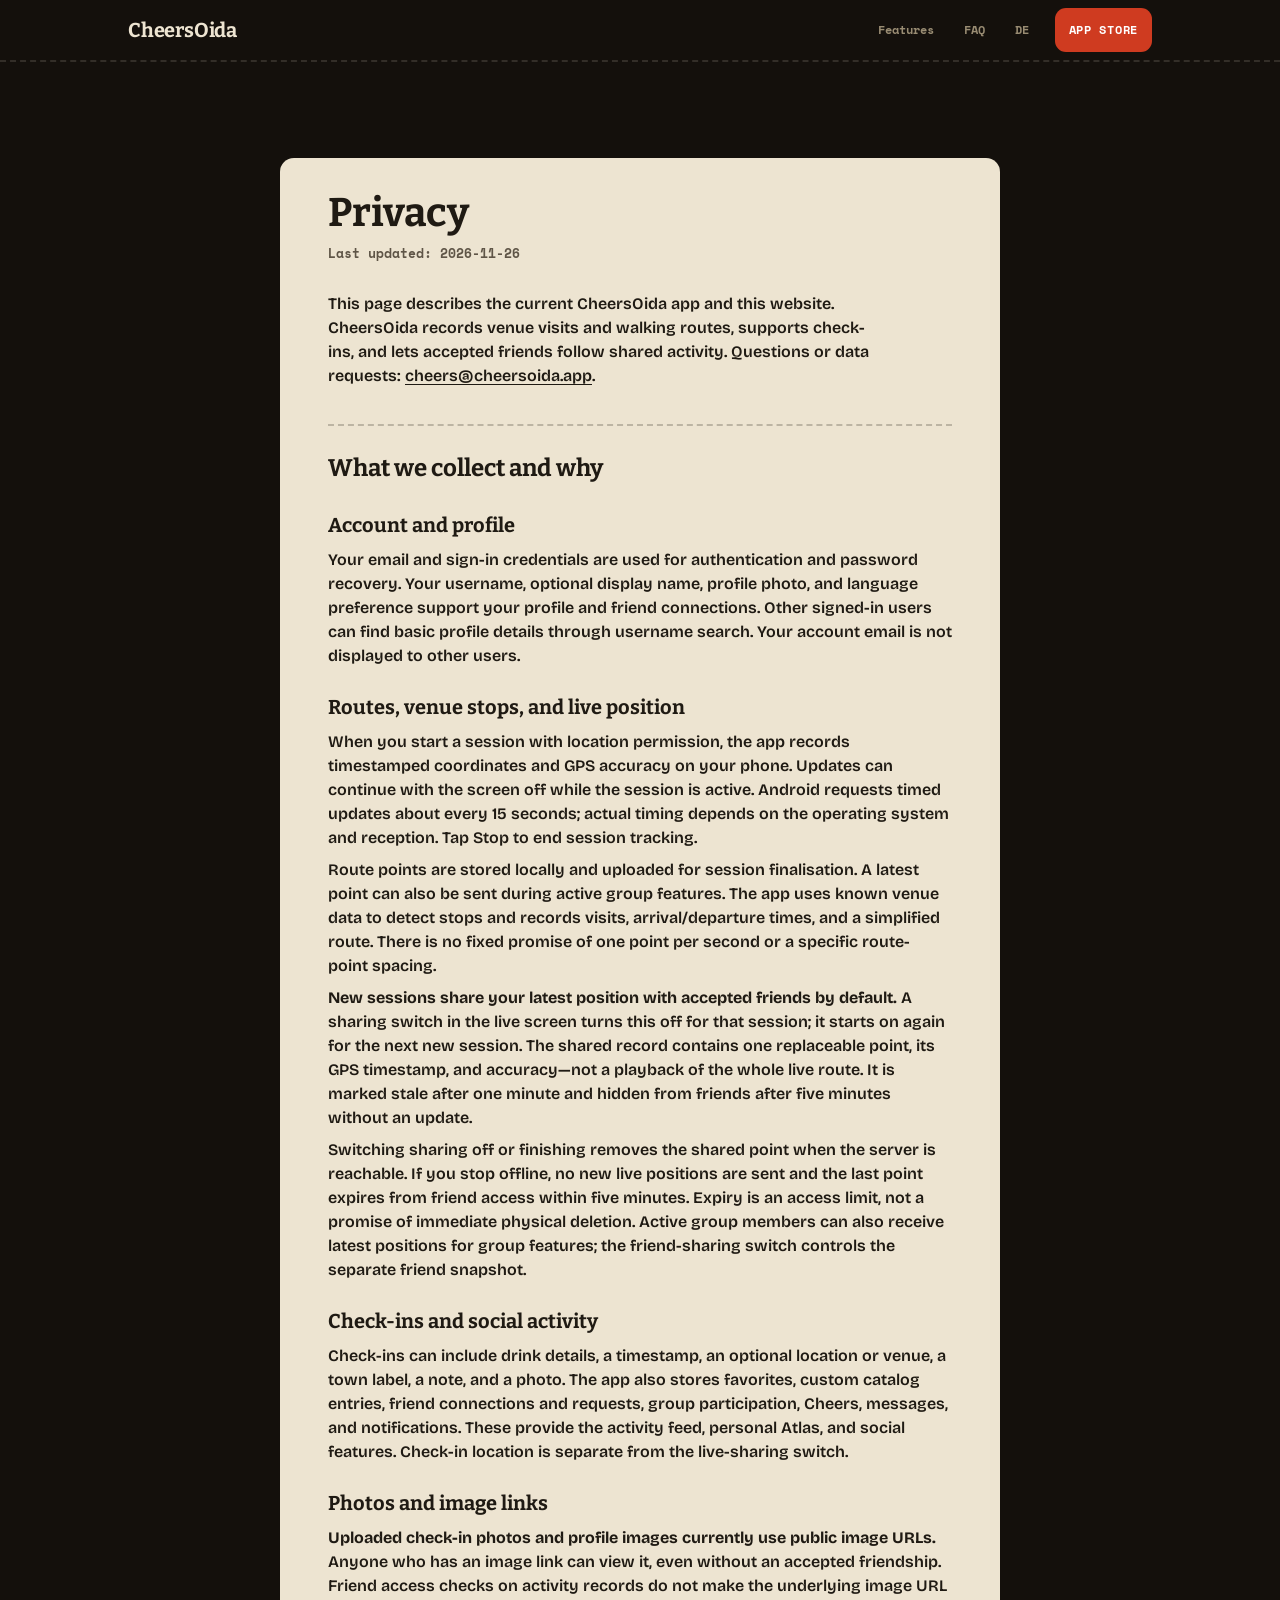
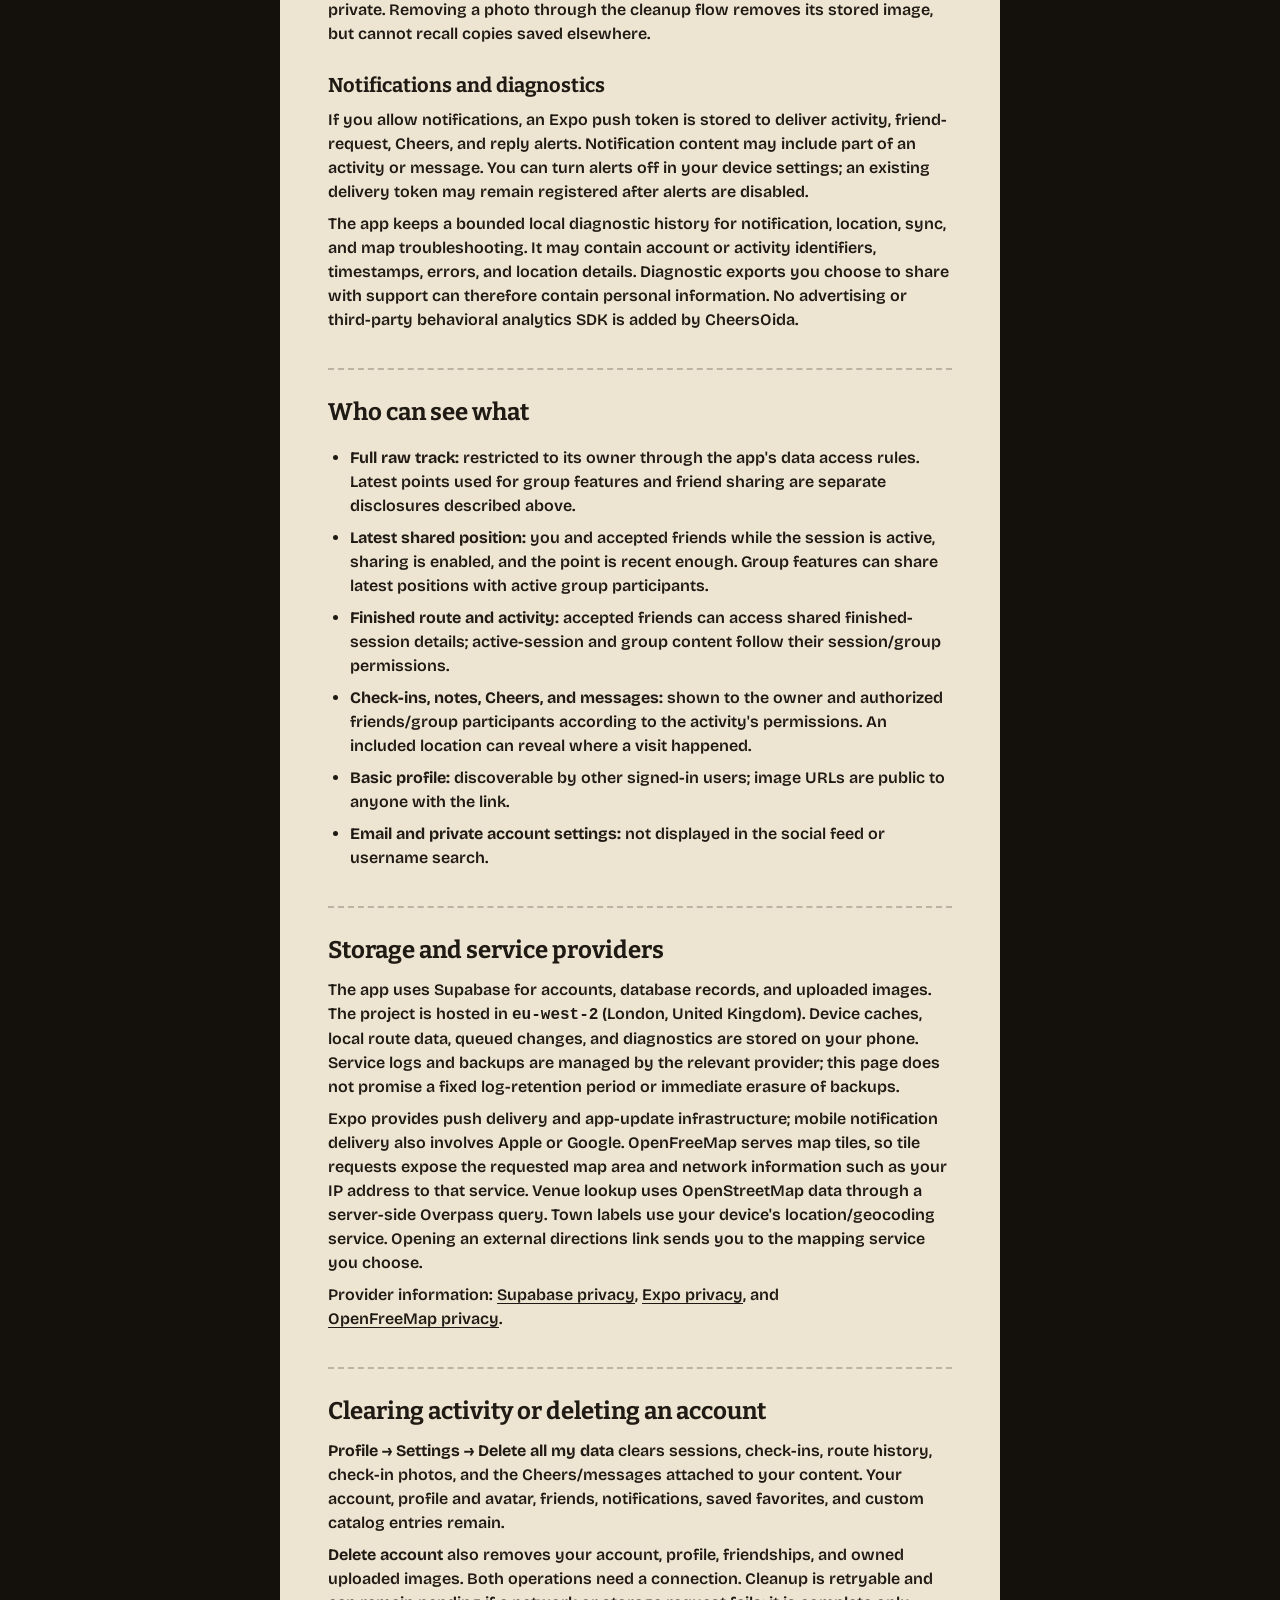
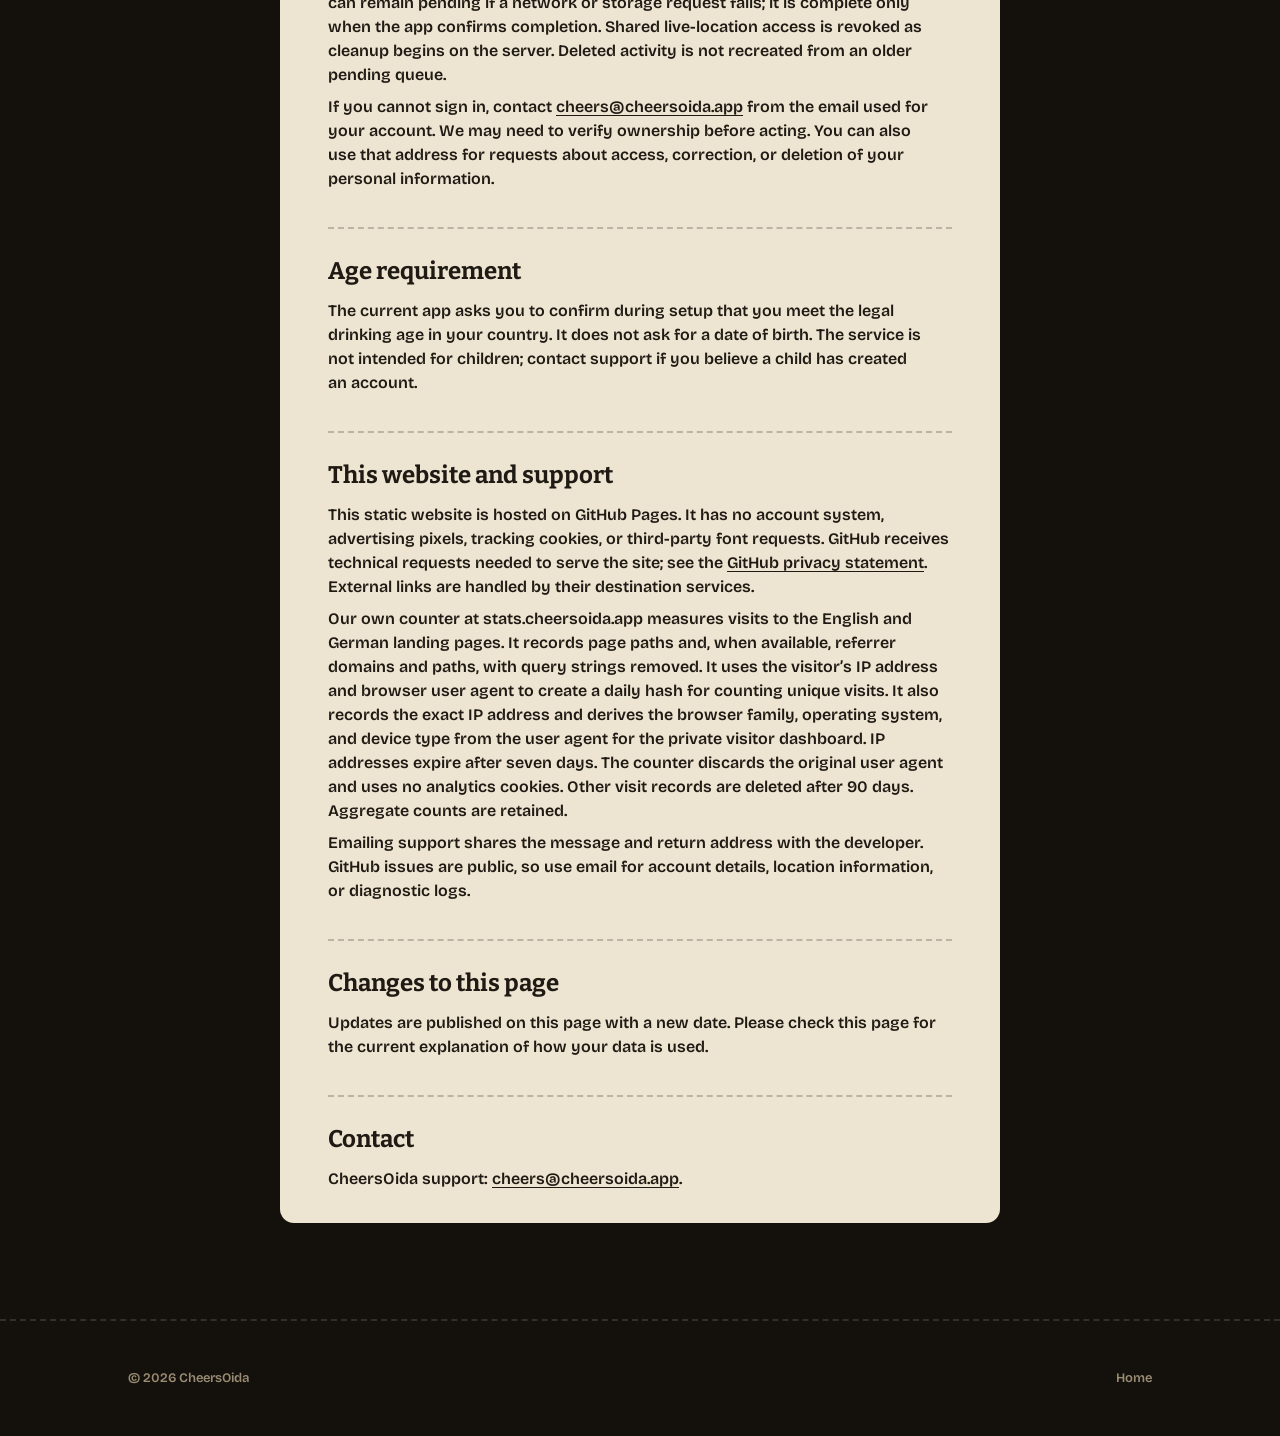
<file: privacy.html>
<!DOCTYPE html>
<html lang="en">
<head>
  <meta charset="UTF-8">
  <meta name="viewport" content="width=device-width, initial-scale=1">
  <title>Privacy — CheersOida</title>
  <meta name="description" content="What CheersOida collects, stores, shows to others, and how to delete it all.">
  <meta name="theme-color" content="#14100c">
  <link rel="canonical" href="https://cheersoida.app/privacy.html">
  <link rel="alternate" hreflang="en" href="https://cheersoida.app/privacy.html">
  <link rel="alternate" hreflang="de" href="https://cheersoida.app/de/privacy.html">
  <link rel="alternate" hreflang="x-default" href="https://cheersoida.app/privacy.html">
  <link rel="icon" type="image/png" href="assets/logo-icon.png">
  <link rel="preload" href="assets/fonts/BricolageGrotesque_600SemiBold.ttf" as="font" type="font/ttf" crossorigin>
  <link rel="preload" href="assets/fonts/Bitter_700Bold.ttf" as="font" type="font/ttf" crossorigin>
  <link rel="stylesheet" href="assets/style.css">
</head>
<body>

<nav class="nav">
  <div class="container nav__inner">
    <a class="nav__brand" href="/">CheersOida</a>
    <div class="nav__links">
      <a href="/#features">Features</a>
      <a href="/#faq">FAQ</a>
      <a href="de/privacy.html" lang="de">DE</a>
      <a class="nav__cta" href="https://apps.apple.com/app/cheersoida/id6809011689">App Store</a>
    </div>
  </div>
</nav>

<main>
  <section>
    <div class="container prose">
      <h1>Privacy</h1>
      <p class="updated">Last updated: 2026-11-26</p>
      <p>This page describes the current CheersOida app and this website. CheersOida records venue visits and walking routes, supports check-ins, and lets accepted friends follow shared activity. Questions or data requests: <a href="mailto:cheers@cheersoida.app">cheers@cheersoida.app</a>.</p>

      <h2>What we collect and why</h2>
      <h3>Account and profile</h3>
      <p>Your email and sign-in credentials are used for authentication and password recovery. Your username, optional display name, profile photo, and language preference support your profile and friend connections. Other signed-in users can find basic profile details through username search. Your account email is not displayed to other users.</p>
      <h3>Routes, venue stops, and live position</h3>
      <p>When you start a session with location permission, the app records timestamped coordinates and GPS accuracy on your phone. Updates can continue with the screen off while the session is active. Android requests timed updates about every 15 seconds; actual timing depends on the operating system and reception. Tap Stop to end session tracking.</p>
      <p>Route points are stored locally and uploaded for session finalisation. A latest point can also be sent during active group features. The app uses known venue data to detect stops and records visits, arrival/departure times, and a simplified route. There is no fixed promise of one point per second or a specific route-point spacing.</p>
      <p><strong>New sessions share your latest position with accepted friends by default.</strong> A sharing switch in the live screen turns this off for that session; it starts on again for the next new session. The shared record contains one replaceable point, its GPS timestamp, and accuracy—not a playback of the whole live route. It is marked stale after one minute and hidden from friends after five minutes without an update.</p>
      <p>Switching sharing off or finishing removes the shared point when the server is reachable. If you stop offline, no new live positions are sent and the last point expires from friend access within five minutes. Expiry is an access limit, not a promise of immediate physical deletion. Active group members can also receive latest positions for group features; the friend-sharing switch controls the separate friend snapshot.</p>
      <h3>Check-ins and social activity</h3>
      <p>Check-ins can include drink details, a timestamp, an optional location or venue, a town label, a note, and a photo. The app also stores favorites, custom catalog entries, friend connections and requests, group participation, Cheers, messages, and notifications. These provide the activity feed, personal Atlas, and social features. Check-in location is separate from the live-sharing switch.</p>
      <h3>Photos and image links</h3>
      <p><strong>Uploaded check-in photos and profile images currently use public image URLs.</strong> Anyone who has an image link can view it, even without an accepted friendship. Friend access checks on activity records do not make the underlying image URL private. Removing a photo through the cleanup flow removes its stored image, but cannot recall copies saved elsewhere.</p>
      <h3>Notifications and diagnostics</h3>
      <p>If you allow notifications, an Expo push token is stored to deliver activity, friend-request, Cheers, and reply alerts. Notification content may include part of an activity or message. You can turn alerts off in your device settings; an existing delivery token may remain registered after alerts are disabled.</p>
      <p>The app keeps a bounded local diagnostic history for notification, location, sync, and map troubleshooting. It may contain account or activity identifiers, timestamps, errors, and location details. Diagnostic exports you choose to share with support can therefore contain personal information. No advertising or third-party behavioral analytics SDK is added by CheersOida.</p>

      <h2>Who can see what</h2>
      <ul>
        <li><strong>Full raw track:</strong> restricted to its owner through the app's data access rules. Latest points used for group features and friend sharing are separate disclosures described above.</li>
        <li><strong>Latest shared position:</strong> you and accepted friends while the session is active, sharing is enabled, and the point is recent enough. Group features can share latest positions with active group participants.</li>
        <li><strong>Finished route and activity:</strong> accepted friends can access shared finished-session details; active-session and group content follow their session/group permissions.</li>
        <li><strong>Check-ins, notes, Cheers, and messages:</strong> shown to the owner and authorized friends/group participants according to the activity's permissions. An included location can reveal where a visit happened.</li>
        <li><strong>Basic profile:</strong> discoverable by other signed-in users; image URLs are public to anyone with the link.</li>
        <li><strong>Email and private account settings:</strong> not displayed in the social feed or username search.</li>
      </ul>

      <h2>Storage and service providers</h2>
      <p>The app uses Supabase for accounts, database records, and uploaded images. The project is hosted in <code>eu-west-2</code> (London, United Kingdom). Device caches, local route data, queued changes, and diagnostics are stored on your phone. Service logs and backups are managed by the relevant provider; this page does not promise a fixed log-retention period or immediate erasure of backups.</p>
      <p>Expo provides push delivery and app-update infrastructure; mobile notification delivery also involves Apple or Google. OpenFreeMap serves map tiles, so tile requests expose the requested map area and network information such as your IP address to that service. Venue lookup uses OpenStreetMap data through a server-side Overpass query. Town labels use your device's location/geocoding service. Opening an external directions link sends you to the mapping service you choose.</p>
      <p>Provider information: <a href="https://supabase.com/privacy">Supabase privacy</a>, <a href="https://expo.dev/privacy">Expo privacy</a>, and <a href="https://openfreemap.org/privacy/">OpenFreeMap privacy</a>.</p>

      <h2>Clearing activity or deleting an account</h2>
      <p><strong>Profile → Settings → Delete all my data</strong> clears sessions, check-ins, route history, check-in photos, and the Cheers/messages attached to your content. Your account, profile and avatar, friends, notifications, saved favorites, and custom catalog entries remain.</p>
      <p><strong>Delete account</strong> also removes your account, profile, friendships, and owned uploaded images. Both operations need a connection. Cleanup is retryable and can remain pending if a network or storage request fails; it is complete only when the app confirms completion. Shared live-location access is revoked as cleanup begins on the server. Deleted activity is not recreated from an older pending queue.</p>
      <p>If you cannot sign in, contact <a href="mailto:cheers@cheersoida.app">cheers@cheersoida.app</a> from the email used for your account. We may need to verify ownership before acting. You can also use that address for requests about access, correction, or deletion of your personal information.</p>

      <h2>Age requirement</h2>
      <p>The current app asks you to confirm during setup that you meet the legal drinking age in your country. It does not ask for a date of birth. The service is not intended for children; contact support if you believe a child has created an account.</p>

      <h2>This website and support</h2>
      <p>This static website is hosted on GitHub Pages. It has no account system, advertising pixels, tracking cookies, or third-party font requests. GitHub receives technical requests needed to serve the site; see the <a href="https://docs.github.com/en/site-policy/privacy-policies/github-general-privacy-statement">GitHub privacy statement</a>. External links are handled by their destination services.</p>
      <p>Our own counter at stats.cheersoida.app measures visits to the English and German landing pages. It records page paths and, when available, referrer domains and paths, with query strings removed. It uses the visitor’s IP address and browser user agent to create a daily hash for counting unique visits. It also records the exact IP address and derives the browser family, operating system, and device type from the user agent for the private visitor dashboard. IP addresses expire after seven days. The counter discards the original user agent and uses no analytics cookies. Other visit records are deleted after 90 days. Aggregate counts are retained.</p>
      <p>Emailing support shares the message and return address with the developer. GitHub issues are public, so use email for account details, location information, or diagnostic logs.</p>

      <h2>Changes to this page</h2>
      <p>Updates are published on this page with a new date. Please check this page for the current explanation of how your data is used.</p>

      <h2>Contact</h2>
      <p>CheersOida support: <a href="mailto:cheers@cheersoida.app">cheers@cheersoida.app</a>.</p>

    </div>
  </section>
</main>

<footer class="foot">
  <div class="container foot__inner">
    <div>© 2026 CheersOida</div>
    <div class="foot__links">
      <a href="/">Home</a>
    </div>
  </div>
</footer>

</body>
</html>
</file>
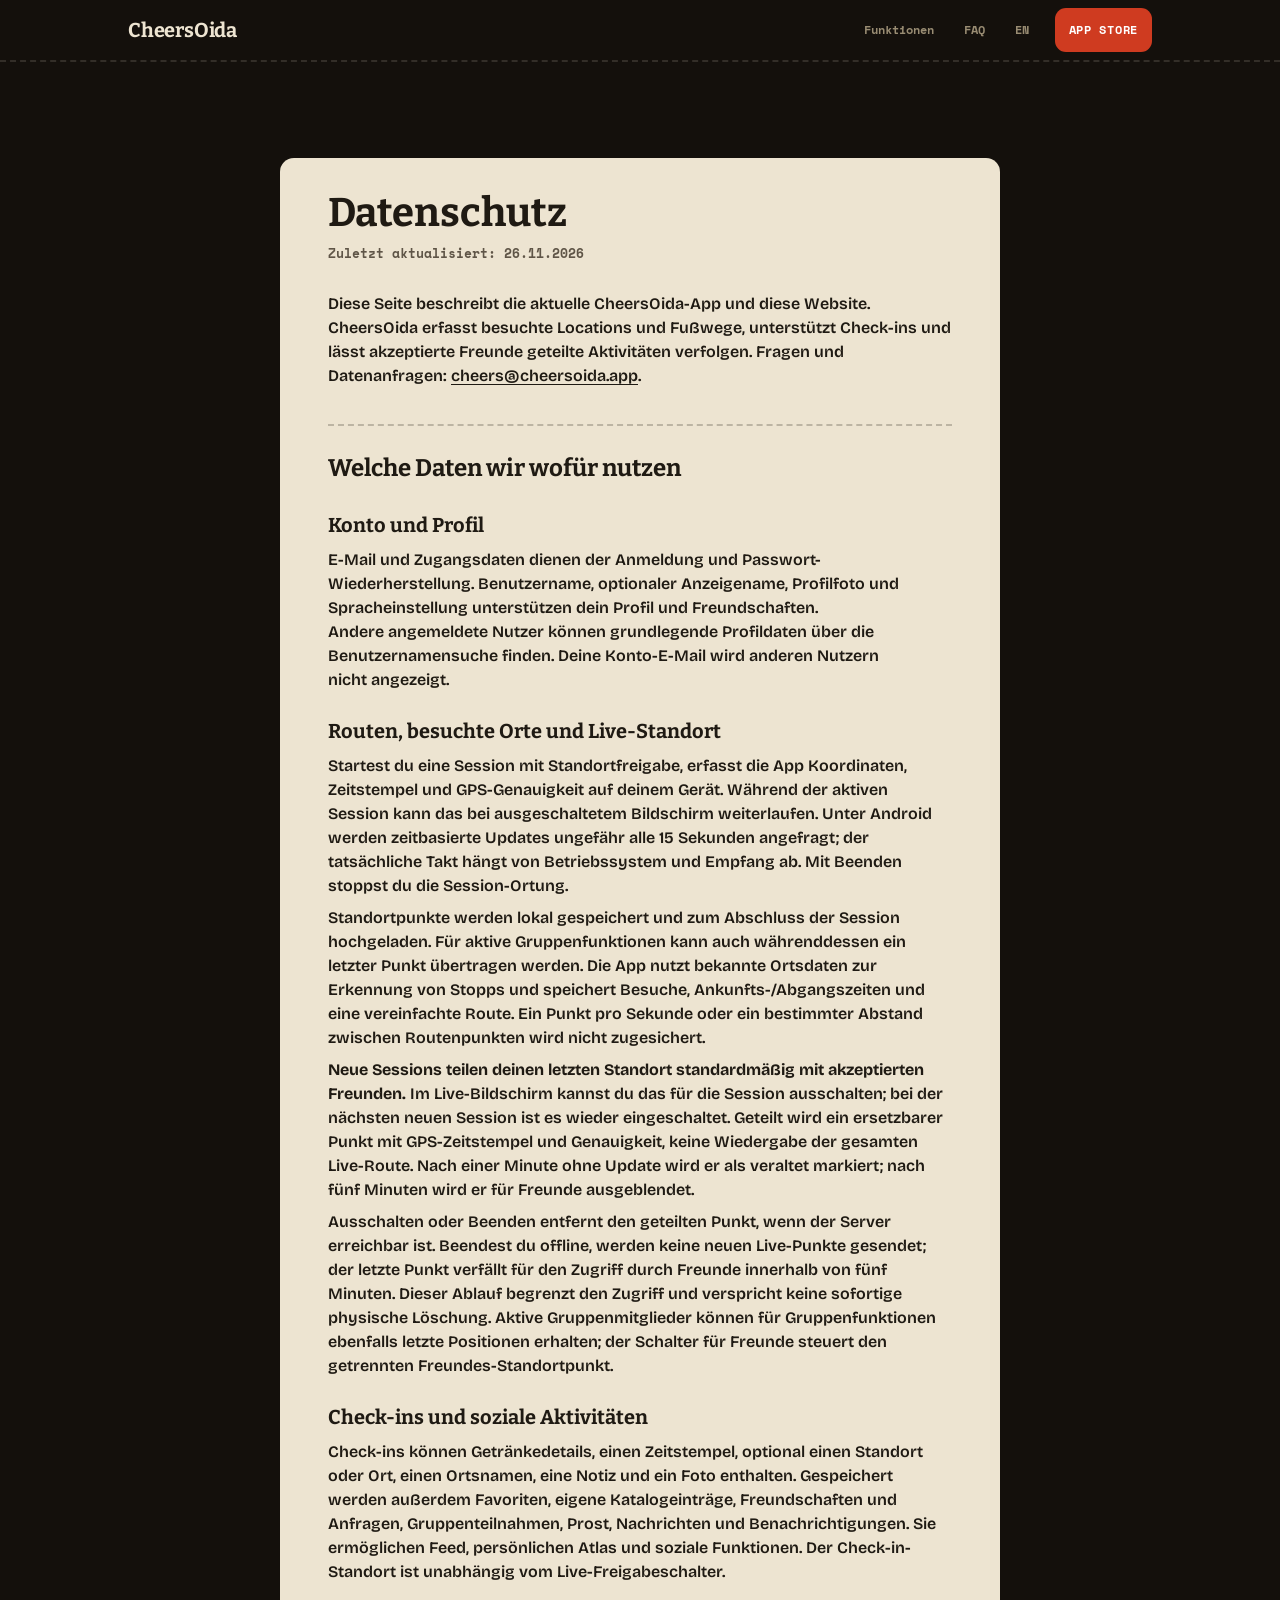
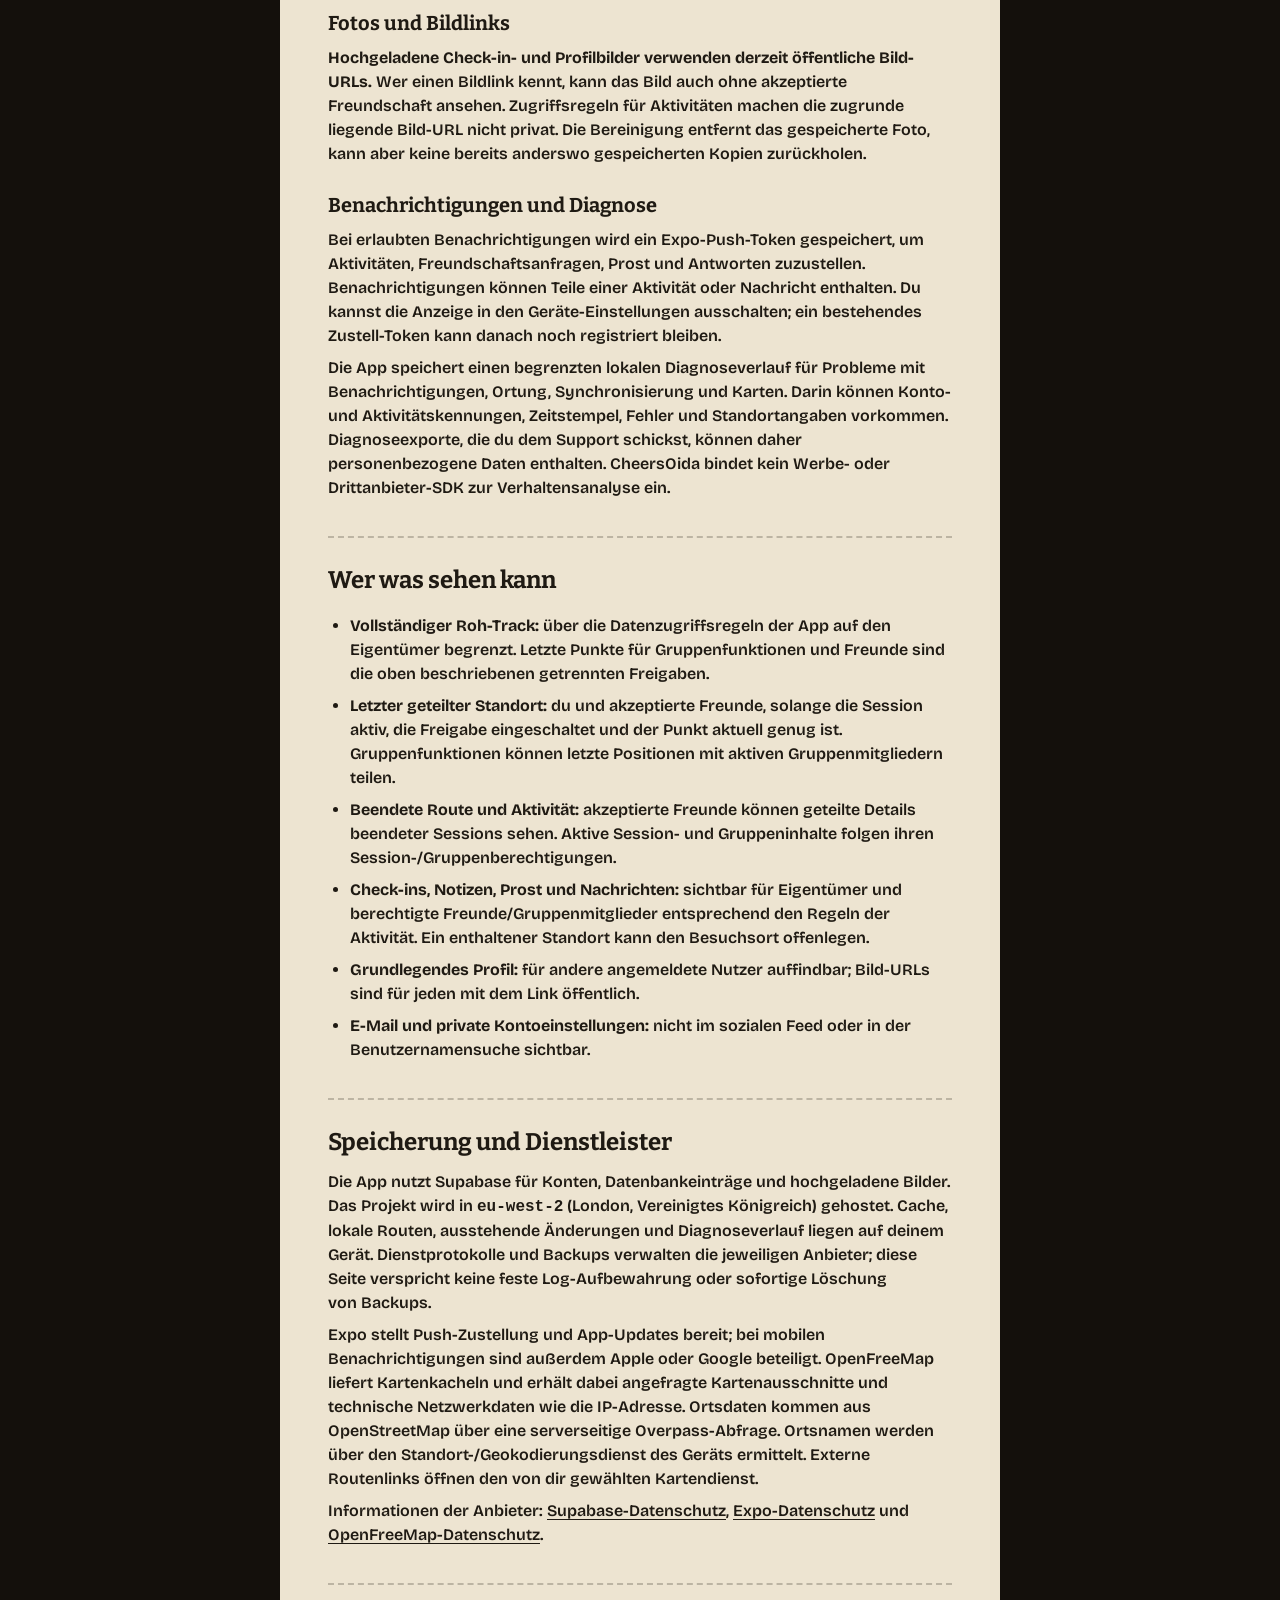
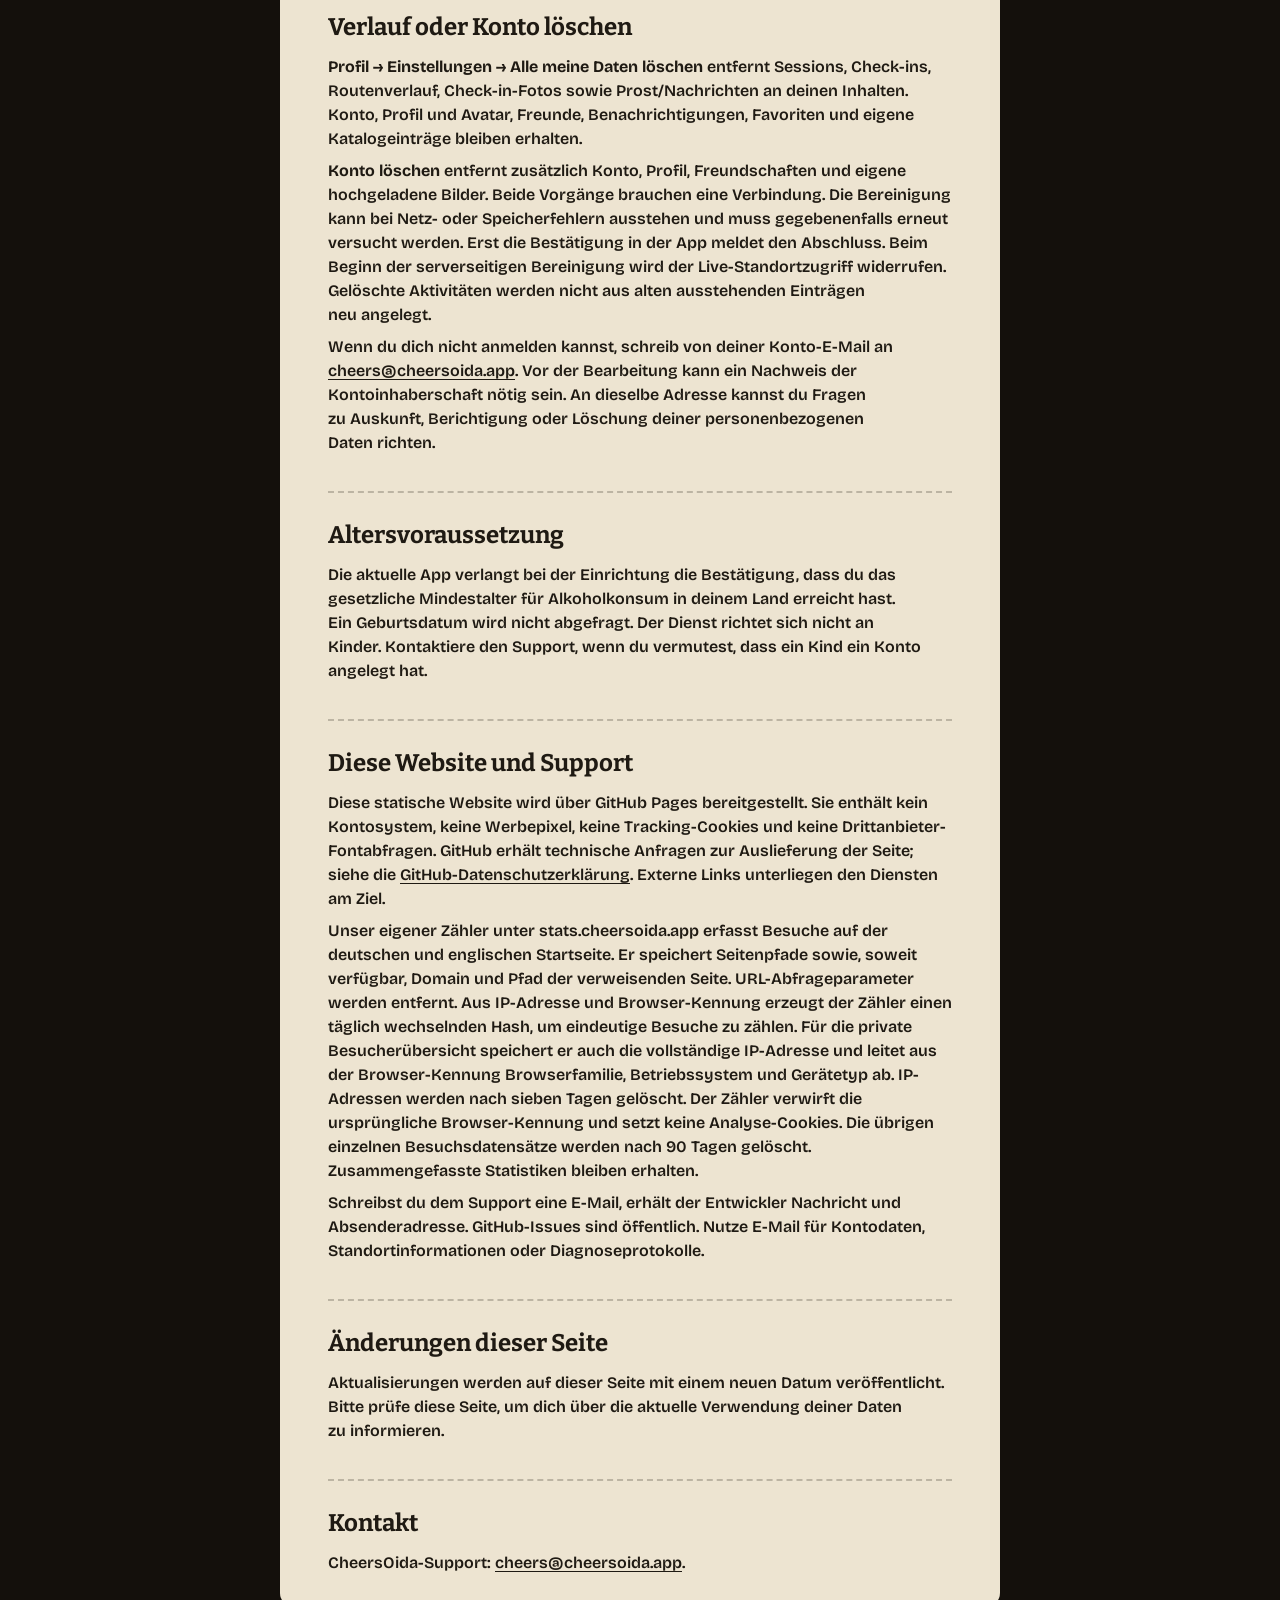
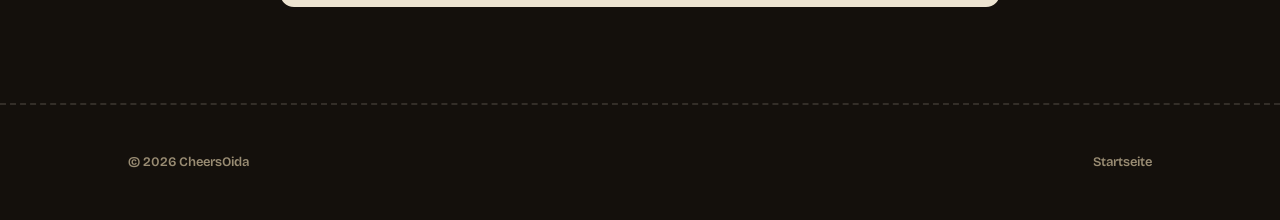
<file: de/privacy.html>
<!DOCTYPE html>
<html lang="de">
<head>
  <meta charset="UTF-8">
  <meta name="viewport" content="width=device-width, initial-scale=1">
  <title>Datenschutz — CheersOida</title>
  <meta name="description" content="Was CheersOida sammelt, speichert, anderen zeigt — und wie du alles löschen kannst.">
  <meta name="theme-color" content="#14100c">
  <link rel="canonical" href="https://cheersoida.app/de/privacy.html">
  <link rel="alternate" hreflang="en" href="https://cheersoida.app/privacy.html">
  <link rel="alternate" hreflang="de" href="https://cheersoida.app/de/privacy.html">
  <link rel="alternate" hreflang="x-default" href="https://cheersoida.app/privacy.html">
  <link rel="icon" type="image/png" href="../assets/logo-icon.png">
  <link rel="preload" href="../assets/fonts/BricolageGrotesque_600SemiBold.ttf" as="font" type="font/ttf" crossorigin>
  <link rel="preload" href="../assets/fonts/Bitter_700Bold.ttf" as="font" type="font/ttf" crossorigin>
  <link rel="stylesheet" href="../assets/style.css">
</head>
<body>

<nav class="nav">
  <div class="container nav__inner">
    <a class="nav__brand" href="./">CheersOida</a>
    <div class="nav__links">
      <a href="./#funktionen">Funktionen</a>
      <a href="./#faq">FAQ</a>
      <a href="../privacy.html" lang="en">EN</a>
      <a class="nav__cta" href="https://apps.apple.com/app/cheersoida/id6809011689">App Store</a>
    </div>
  </div>
</nav>

<main>
  <section>
    <div class="container prose">
      <h1>Datenschutz</h1>
      <p class="updated">Zuletzt aktualisiert: 26.11.2026</p>
      <p>Diese Seite beschreibt die aktuelle CheersOida-App und diese Website. CheersOida erfasst besuchte Locations und Fußwege, unterstützt Check-ins und lässt akzeptierte Freunde geteilte Aktivitäten verfolgen. Fragen und Datenanfragen: <a href="mailto:cheers@cheersoida.app">cheers@cheersoida.app</a>.</p>

      <h2>Welche Daten wir wofür nutzen</h2>
      <h3>Konto und Profil</h3>
      <p>E-Mail und Zugangsdaten dienen der Anmeldung und Passwort-Wiederherstellung. Benutzername, optionaler Anzeigename, Profilfoto und Spracheinstellung unterstützen dein Profil und Freundschaften. Andere angemeldete Nutzer können grundlegende Profildaten über die Benutzernamensuche finden. Deine Konto-E-Mail wird anderen Nutzern nicht angezeigt.</p>
      <h3>Routen, besuchte Orte und Live-Standort</h3>
      <p>Startest du eine Session mit Standortfreigabe, erfasst die App Koordinaten, Zeitstempel und GPS-Genauigkeit auf deinem Gerät. Während der aktiven Session kann das bei ausgeschaltetem Bildschirm weiterlaufen. Unter Android werden zeitbasierte Updates ungefähr alle 15 Sekunden angefragt; der tatsächliche Takt hängt von Betriebssystem und Empfang ab. Mit Beenden stoppst du die Session-Ortung.</p>
      <p>Standortpunkte werden lokal gespeichert und zum Abschluss der Session hochgeladen. Für aktive Gruppenfunktionen kann auch währenddessen ein letzter Punkt übertragen werden. Die App nutzt bekannte Ortsdaten zur Erkennung von Stopps und speichert Besuche, Ankunfts-/Abgangszeiten und eine vereinfachte Route. Ein Punkt pro Sekunde oder ein bestimmter Abstand zwischen Routenpunkten wird nicht zugesichert.</p>
      <p><strong>Neue Sessions teilen deinen letzten Standort standardmäßig mit akzeptierten Freunden.</strong> Im Live-Bildschirm kannst du das für die Session ausschalten; bei der nächsten neuen Session ist es wieder eingeschaltet. Geteilt wird ein ersetzbarer Punkt mit GPS-Zeitstempel und Genauigkeit, keine Wiedergabe der gesamten Live-Route. Nach einer Minute ohne Update wird er als veraltet markiert; nach fünf Minuten wird er für Freunde ausgeblendet.</p>
      <p>Ausschalten oder Beenden entfernt den geteilten Punkt, wenn der Server erreichbar ist. Beendest du offline, werden keine neuen Live-Punkte gesendet; der letzte Punkt verfällt für den Zugriff durch Freunde innerhalb von fünf Minuten. Dieser Ablauf begrenzt den Zugriff und verspricht keine sofortige physische Löschung. Aktive Gruppenmitglieder können für Gruppenfunktionen ebenfalls letzte Positionen erhalten; der Schalter für Freunde steuert den getrennten Freundes-Standortpunkt.</p>
      <h3>Check-ins und soziale Aktivitäten</h3>
      <p>Check-ins können Getränkedetails, einen Zeitstempel, optional einen Standort oder Ort, einen Ortsnamen, eine Notiz und ein Foto enthalten. Gespeichert werden außerdem Favoriten, eigene Katalogeinträge, Freundschaften und Anfragen, Gruppenteilnahmen, Prost, Nachrichten und Benachrichtigungen. Sie ermöglichen Feed, persönlichen Atlas und soziale Funktionen. Der Check-in-Standort ist unabhängig vom Live-Freigabeschalter.</p>
      <h3>Fotos und Bildlinks</h3>
      <p><strong>Hochgeladene Check-in- und Profilbilder verwenden derzeit öffentliche Bild-URLs.</strong> Wer einen Bildlink kennt, kann das Bild auch ohne akzeptierte Freundschaft ansehen. Zugriffsregeln für Aktivitäten machen die zugrunde liegende Bild-URL nicht privat. Die Bereinigung entfernt das gespeicherte Foto, kann aber keine bereits anderswo gespeicherten Kopien zurückholen.</p>
      <h3>Benachrichtigungen und Diagnose</h3>
      <p>Bei erlaubten Benachrichtigungen wird ein Expo-Push-Token gespeichert, um Aktivitäten, Freundschaftsanfragen, Prost und Antworten zuzustellen. Benachrichtigungen können Teile einer Aktivität oder Nachricht enthalten. Du kannst die Anzeige in den Geräte-Einstellungen ausschalten; ein bestehendes Zustell-Token kann danach noch registriert bleiben.</p>
      <p>Die App speichert einen begrenzten lokalen Diagnoseverlauf für Probleme mit Benachrichtigungen, Ortung, Synchronisierung und Karten. Darin können Konto- und Aktivitätskennungen, Zeitstempel, Fehler und Standortangaben vorkommen. Diagnoseexporte, die du dem Support schickst, können daher personenbezogene Daten enthalten. CheersOida bindet kein Werbe- oder Drittanbieter-SDK zur Verhaltensanalyse ein.</p>

      <h2>Wer was sehen kann</h2>
      <ul>
        <li><strong>Vollständiger Roh-Track:</strong> über die Datenzugriffsregeln der App auf den Eigentümer begrenzt. Letzte Punkte für Gruppenfunktionen und Freunde sind die oben beschriebenen getrennten Freigaben.</li>
        <li><strong>Letzter geteilter Standort:</strong> du und akzeptierte Freunde, solange die Session aktiv, die Freigabe eingeschaltet und der Punkt aktuell genug ist. Gruppenfunktionen können letzte Positionen mit aktiven Gruppenmitgliedern teilen.</li>
        <li><strong>Beendete Route und Aktivität:</strong> akzeptierte Freunde können geteilte Details beendeter Sessions sehen. Aktive Session- und Gruppeninhalte folgen ihren Session-/Gruppenberechtigungen.</li>
        <li><strong>Check-ins, Notizen, Prost und Nachrichten:</strong> sichtbar für Eigentümer und berechtigte Freunde/Gruppenmitglieder entsprechend den Regeln der Aktivität. Ein enthaltener Standort kann den Besuchsort offenlegen.</li>
        <li><strong>Grundlegendes Profil:</strong> für andere angemeldete Nutzer auffindbar; Bild-URLs sind für jeden mit dem Link öffentlich.</li>
        <li><strong>E-Mail und private Kontoeinstellungen:</strong> nicht im sozialen Feed oder in der Benutzernamensuche sichtbar.</li>
      </ul>

      <h2>Speicherung und Dienstleister</h2>
      <p>Die App nutzt Supabase für Konten, Datenbankeinträge und hochgeladene Bilder. Das Projekt wird in <code>eu-west-2</code> (London, Vereinigtes Königreich) gehostet. Cache, lokale Routen, ausstehende Änderungen und Diagnoseverlauf liegen auf deinem Gerät. Dienstprotokolle und Backups verwalten die jeweiligen Anbieter; diese Seite verspricht keine feste Log-Aufbewahrung oder sofortige Löschung von Backups.</p>
      <p>Expo stellt Push-Zustellung und App-Updates bereit; bei mobilen Benachrichtigungen sind außerdem Apple oder Google beteiligt. OpenFreeMap liefert Kartenkacheln und erhält dabei angefragte Kartenausschnitte und technische Netzwerkdaten wie die IP-Adresse. Ortsdaten kommen aus OpenStreetMap über eine serverseitige Overpass-Abfrage. Ortsnamen werden über den Standort-/Geokodierungsdienst des Geräts ermittelt. Externe Routenlinks öffnen den von dir gewählten Kartendienst.</p>
      <p>Informationen der Anbieter: <a href="https://supabase.com/privacy">Supabase-Datenschutz</a>, <a href="https://expo.dev/privacy">Expo-Datenschutz</a> und <a href="https://openfreemap.org/privacy/">OpenFreeMap-Datenschutz</a>.</p>

      <h2>Verlauf oder Konto löschen</h2>
      <p><strong>Profil → Einstellungen → Alle meine Daten löschen</strong> entfernt Sessions, Check-ins, Routenverlauf, Check-in-Fotos sowie Prost/Nachrichten an deinen Inhalten. Konto, Profil und Avatar, Freunde, Benachrichtigungen, Favoriten und eigene Katalogeinträge bleiben erhalten.</p>
      <p><strong>Konto löschen</strong> entfernt zusätzlich Konto, Profil, Freundschaften und eigene hochgeladene Bilder. Beide Vorgänge brauchen eine Verbindung. Die Bereinigung kann bei Netz- oder Speicherfehlern ausstehen und muss gegebenenfalls erneut versucht werden. Erst die Bestätigung in der App meldet den Abschluss. Beim Beginn der serverseitigen Bereinigung wird der Live-Standortzugriff widerrufen. Gelöschte Aktivitäten werden nicht aus alten ausstehenden Einträgen neu angelegt.</p>
      <p>Wenn du dich nicht anmelden kannst, schreib von deiner Konto-E-Mail an <a href="mailto:cheers@cheersoida.app">cheers@cheersoida.app</a>. Vor der Bearbeitung kann ein Nachweis der Kontoinhaberschaft nötig sein. An dieselbe Adresse kannst du Fragen zu Auskunft, Berichtigung oder Löschung deiner personenbezogenen Daten richten.</p>

      <h2>Altersvoraussetzung</h2>
      <p>Die aktuelle App verlangt bei der Einrichtung die Bestätigung, dass du das gesetzliche Mindestalter für Alkoholkonsum in deinem Land erreicht hast. Ein Geburtsdatum wird nicht abgefragt. Der Dienst richtet sich nicht an Kinder. Kontaktiere den Support, wenn du vermutest, dass ein Kind ein Konto angelegt hat.</p>

      <h2>Diese Website und Support</h2>
      <p>Diese statische Website wird über GitHub Pages bereitgestellt. Sie enthält kein Kontosystem, keine Werbepixel, keine Tracking-Cookies und keine Drittanbieter-Fontabfragen. GitHub erhält technische Anfragen zur Auslieferung der Seite; siehe die <a href="https://docs.github.com/en/site-policy/privacy-policies/github-general-privacy-statement">GitHub-Datenschutzerklärung</a>. Externe Links unterliegen den Diensten am Ziel.</p>
      <p>Unser eigener Zähler unter stats.cheersoida.app erfasst Besuche auf der deutschen und englischen Startseite. Er speichert Seitenpfade sowie, soweit verfügbar, Domain und Pfad der verweisenden Seite. URL-Abfrageparameter werden entfernt. Aus IP-Adresse und Browser-Kennung erzeugt der Zähler einen täglich wechselnden Hash, um eindeutige Besuche zu zählen. Für die private Besucherübersicht speichert er auch die vollständige IP-Adresse und leitet aus der Browser-Kennung Browserfamilie, Betriebssystem und Gerätetyp ab. IP-Adressen werden nach sieben Tagen gelöscht. Der Zähler verwirft die ursprüngliche Browser-Kennung und setzt keine Analyse-Cookies. Die übrigen einzelnen Besuchsdatensätze werden nach 90 Tagen gelöscht. Zusammengefasste Statistiken bleiben erhalten.</p>
      <p>Schreibst du dem Support eine E-Mail, erhält der Entwickler Nachricht und Absenderadresse. GitHub-Issues sind öffentlich. Nutze E-Mail für Kontodaten, Standortinformationen oder Diagnoseprotokolle.</p>

      <h2>Änderungen dieser Seite</h2>
      <p>Aktualisierungen werden auf dieser Seite mit einem neuen Datum veröffentlicht. Bitte prüfe diese Seite, um dich über die aktuelle Verwendung deiner Daten zu informieren.</p>

      <h2>Kontakt</h2>
      <p>CheersOida-Support: <a href="mailto:cheers@cheersoida.app">cheers@cheersoida.app</a>.</p>

    </div>
  </section>
</main>

<footer class="foot">
  <div class="container foot__inner">
    <div>© 2026 CheersOida</div>
    <div class="foot__links">
      <a href="./">Startseite</a>
    </div>
  </div>
</footer>

</body>
</html>
</file>
<file: assets/style.css>
/* Headings: self-hosted Bitter; see fonts/Bitter-OFL.txt. */
@font-face {
  font-family: "Bitter";
  src: url("fonts/Bitter_600SemiBold.ttf") format("truetype");
  font-weight: 600;
  font-style: normal;
  font-display: swap;
}
@font-face {
  font-family: "Bitter";
  src: url("fonts/Bitter_700Bold.ttf") format("truetype");
  font-weight: 700;
  font-style: normal;
  font-display: swap;
}

/* Local fonts shared with the Running Tab app; OFL licenses in assets/fonts. */
@font-face {
  font-family: "Bricolage Grotesque";
  src: url("fonts/BricolageGrotesque_600SemiBold.ttf") format("truetype");
  font-weight: 600;
  font-style: normal;
  font-display: swap;
}
@font-face {
  font-family: "Bricolage Grotesque";
  src: url("fonts/BricolageGrotesque_700Bold.ttf") format("truetype");
  font-weight: 700;
  font-style: normal;
  font-display: swap;
}
@font-face {
  font-family: "Space Mono";
  src: url("fonts/SpaceMono-Regular.ttf") format("truetype");
  font-weight: 400;
  font-style: normal;
  font-display: swap;
}
@font-face {
  font-family: "Space Mono";
  src: url("fonts/SpaceMono-Bold.ttf") format("truetype");
  font-weight: 700;
  font-style: normal;
  font-display: swap;
}

/* === Design tokens =================================================== */
:root {
  --bg: #14100c;
  --surface: #1d1711;
  --card: #1d1711;
  --card-border: rgba(237, 228, 209, 0.14);
  --border: rgba(237, 228, 209, 0.24);
  --border-soft: rgba(237, 228, 209, 0.14);
  --text: #ede4d1;
  --muted: #998c73;
  --accent: #cf3b20;
  --accent-hover: #a82e19;
  --accent-ink: #ffffff;
  --paper: #ede4d1;
  --paper-edge: #dccfb4;
  --ink: #1f1a13;
  --ink-dim: #5f5547;
  --paper-divider: rgba(31, 26, 19, 0.24);

  --font-sans: "Bricolage Grotesque", system-ui, sans-serif;
  --font-mono: "Space Mono", monospace;
  --font-display: "Bitter", Georgia, serif;

  --container: 1120px;
  --pad-x-mobile: 24px;
  --pad-x-desktop: 48px;
  --section-y-mobile: 64px;
  --section-y-desktop: 96px;
  --radius: 14px;
  --radius-sm: 11px;
}

/* === Reset / base ==================================================== */
*, *::before, *::after { box-sizing: border-box; }
html { scroll-behavior: smooth; scroll-padding-top: 76px; }
body {
  margin: 0;
  background: var(--bg);
  color: var(--text);
  font-family: var(--font-sans);
  font-size: 16px;
  line-height: 1.5;
  -webkit-font-smoothing: antialiased;
  text-rendering: optimizeLegibility;

  font-weight: 600;}
img, svg { display: block; max-width: 100%; height: auto; }
a { color: inherit; }
h1, h2, h3, h4, p { margin: 0; }
h1, h2, h3, h4, h5, h6,
.section-h, .step__title, .feature__title, .support__title, .faq__q,
.nav__brand { font-family: var(--font-display);
  font-size: 20px;
  letter-spacing: 0;}
button { font: inherit; cursor: pointer; }

/* === Layout ========================================================== */
.container {
  width: 100%;
  max-width: var(--container);
  margin: 0 auto;
  padding-left: var(--pad-x-mobile);
  padding-right: var(--pad-x-mobile);
}
@media (min-width: 768px) {
  .container { padding-left: var(--pad-x-desktop); padding-right: var(--pad-x-desktop); }
}
section { padding-top: var(--section-y-mobile); padding-bottom: var(--section-y-mobile); }
@media (min-width: 768px) {
  section { padding-top: var(--section-y-desktop); padding-bottom: var(--section-y-desktop); }
}

/* === Preview banner (above nav) ====================================== */
.preview-banner {
  background: var(--surface);
  border-bottom: 2px dashed var(--border-soft);
  color: var(--text);
  font-size: 15px;
  padding: 11px 16px;
  text-align: center;
  line-height: 1.45;
}
.preview-banner a {
  color: var(--text);
  font-weight: 700;
  text-decoration: underline;
  text-underline-offset: 2px;
  text-decoration-thickness: 1px;
}
.preview-banner a:hover { color: var(--text); }

/* === Nav ============================================================= */
.nav {
  position: sticky;
  top: 0;
  z-index: 10;
  background: var(--bg);
  border-bottom: 2px dashed var(--border-soft);
}
.nav__inner {
  display: flex; align-items: center; justify-content: space-between;
  height: 60px;
}
.nav__brand { display: flex; align-items: center; gap: 10px; font-weight: 700; letter-spacing: -0.01em; color: var(--text); text-decoration: none; }
.nav__logo { height: 32px; width: auto; }
.nav__links { display: none; gap: 22px; align-items: center; font-size: 12px;
  font-family: var(--font-mono);
  font-weight: 700;}
@media (min-width: 768px) { .nav__links { display: flex; } }
.nav__links a {
  color: var(--muted); text-decoration: none;
  padding: 6px 4px; border-radius: 4px;

  min-height: 44px;
  display: inline-flex;
  align-items: center;}
.nav__links a:hover, .nav__links a.active { color: var(--text); }
.nav__links a.nav__cta {
  background: var(--accent); color: var(--accent-ink);
  padding: 9px 14px; border-radius: var(--radius-sm);
  font-weight: 700; text-decoration: none; font-size: 12px;
  transition: background 120ms;

  text-transform: uppercase;
  letter-spacing: 0.06em;}
.nav__links a.nav__cta:hover { background: var(--accent-hover); }

/* === Hero ============================================================ */
.hero { padding-top: 56px; padding-bottom: 56px; }
@media (min-width: 768px) {
  .hero { padding-top: 96px; padding-bottom: 96px; }
}
.hero__grid {
  display: grid;
  grid-template-columns: 1fr;
  gap: 40px;
  align-items: center;
}
@media (min-width: 1024px) {
  .hero__grid { grid-template-columns: 1.1fr 1fr; gap: 56px; }
}
.hero h1 {
  font-size: clamp(36px, 6vw, 52px);
  line-height: 1.08;
  letter-spacing: 0;
  font-weight: 700;
  margin-bottom: 16px;
}
.hero__lede {
  color: var(--muted);
  font-size: 17px;
  margin-bottom: 28px;
  max-width: 52ch;
}
.hero__ctas { display: grid; justify-items: start; gap: 14px; }
.store-badges { display: flex; align-items: center; flex-wrap: wrap; gap: 12px; }
.store-badges a { display: block; }
.store-badges img { width: auto; height: 48px; }
.btn {
  display: inline-flex; align-items: center; justify-content: center;
  padding: 13px 20px; border-radius: 11px;
  font-weight: 700; font-size: 13px;
  text-decoration: none; transition: background 120ms, border-color 120ms, transform 120ms;
  min-height: 44px;

  font-family: var(--font-mono);
  text-transform: uppercase;
  letter-spacing: 0.06em;}
.btn--primary { background: var(--accent); color: var(--accent-ink); }
.btn--primary:hover { background: var(--accent-hover); }
.btn--secondary {
  color: var(--text);
  border: 2px solid var(--border);
  background: transparent;
}
.btn--secondary:hover { border-color: var(--text); color: var(--text); }

/* Hero promo */
.hero__promo { min-width: 0; margin: 0; }
.hero__promo video {
  display: block;
  width: 100%;
  height: auto;
  aspect-ratio: 16 / 9;
  background: var(--bg);
  border: 1px solid var(--border);
  border-radius: var(--radius);
}
.hero__promo figcaption {
  margin-top: 8px;
  font-size: 12px;
  color: var(--muted);
}
.hero__promo figcaption a { color: inherit; text-underline-offset: 2px; }

/* === Stats strip ===================================================== */
.stats {
  display: grid;
  grid-template-columns: repeat(3, 1fr);
  gap: 24px;
  margin-top: 40px;

  background: var(--paper);
  border-radius: var(--radius);
  padding: 24px;
  color: var(--ink);}
.stat {
  min-width: 0;
  border-bottom: 1px dotted var(--paper-divider);
  padding-bottom: 12px;
}
.stat__num {
  font-family: var(--font-mono);
  font-size: clamp(28px, 4vw, 40px);
  font-weight: 700;
  letter-spacing: -0.02em;
  color: var(--ink);

  font-variant-numeric: tabular-nums;}
.stat__num .unit { font-size: 0.5em; color: var(--ink-dim); margin-left: 4px; }
.stat__label {
  color: var(--ink-dim);
  font-size: 12px;
  text-transform: uppercase;
  letter-spacing: 0.08em;
  margin-top: 4px;

  font-family: var(--font-mono);
  font-weight: 700;}

/* === Section headings ================================================ */
.section-h {
  font-size: clamp(26px, 3.5vw, 36px);
  line-height: 1.15;
  letter-spacing: 0;
  font-weight: 700;
  margin-bottom: 12px;
}
.section-sub { color: var(--muted); font-size: 16px; max-width: 60ch; margin-bottom: 32px; }
.section-sub a { color: var(--text); text-decoration: underline; text-underline-offset: 2px;
  font-weight: 700;}
.section-sub a:hover { color: var(--text); }

/* === Download section       ========================================= */
.preview {
  display: grid;
  grid-template-columns: 1fr;
  gap: 16px;
}
@media (min-width: 768px) {
  .preview { grid-template-columns: 1fr 1fr; gap: 24px; }
}
.preview__card {
  background: var(--paper);
  border: 1px solid var(--paper-edge);
  border-radius: var(--radius);
  padding: 22px;

  color: var(--ink);}
.preview__title {
  font-size: 20px;
  font-weight: 700;
  margin-bottom: 14px;
  color: var(--ink);

  font-family: var(--font-display);
  text-transform: uppercase;
  letter-spacing: 0.03em;
  border-bottom: 2px dashed var(--paper-divider);
  padding-bottom: 14px;}

/* === How it works =================================================== */
.steps {
  display: grid;
  grid-template-columns: 1fr;
  gap: 16px;
}
@media (min-width: 768px) { .steps { grid-template-columns: repeat(3, 1fr); gap: 24px; } }
.step {
  background: var(--paper);
  border: 1px solid var(--paper-edge);
  border-radius: var(--radius);
  padding: 22px;

  color: var(--ink);}
.step__num {
  display: inline-block;
  font-family: var(--font-mono);
  color: var(--accent-ink);
  background: var(--accent);
  font-size: 15px;
  font-weight: 700;
  letter-spacing: 0.08em;
  margin-bottom: 16px;
  border: 2px solid var(--accent);
  border-radius: 6px;
  padding: 2px 8px;
  transform: rotate(-9deg);
}
.step__title { font-size: 22px; font-weight: 600; margin-bottom: 6px;
  line-height: 1.2;}
.step__body { color: var(--ink-dim); font-size: 15px;
  line-height: 1.6;}

/* === Features ======================================================== */
.features {
  display: grid;
  grid-template-columns: 1fr;
  gap: 16px;
}
@media (min-width: 640px) { .features { grid-template-columns: repeat(2, 1fr); } }
@media (min-width: 1024px) { .features { grid-template-columns: repeat(3, 1fr); } }
.feature {
  background: var(--paper);
  border: 1px solid var(--paper-edge);
  border-radius: var(--radius);
  padding: 22px;

  color: var(--ink);}
.feature__icon {
  display: inline-flex; align-items: center; justify-content: center;
  width: 44px; height: 44px;
  color: var(--accent);
  margin-bottom: 12px;

  background: var(--paper-edge);
  border-radius: 9px;}
.feature__icon svg { width: 28px; height: 28px; }
.feature__title { font-size: 20px; font-weight: 600; margin-bottom: 6px;
  line-height: 1.25;}
.feature__body { color: var(--ink-dim); font-size: 15px;
  line-height: 1.6;}

/* === Screenshots gallery ============================================ */
.shots {
  display: grid;
  grid-template-columns: repeat(auto-fit, minmax(220px, 1fr));
  gap: 18px;
}
.shot {
  border-radius: var(--radius);
  overflow: hidden;
  border: 1px solid var(--border-soft);
  background: var(--surface);
  aspect-ratio: 9 / 19;
  display: flex; align-items: center; justify-content: center;
}
.shot img { width: 100%; height: 100%; object-fit: cover; }

/* === FAQ ============================================================ */
.faq { display: flex; flex-direction: column; gap: 10px; max-width: 760px; }
.faq__item {
  background: var(--paper);
  border: 1px solid var(--paper-edge);
  border-radius: var(--radius);

  color: var(--ink);}
.faq__q {
  display: flex; justify-content: space-between; align-items: center;
  width: 100%;
  padding: 18px 20px;
  background: transparent; border: 0; color: var(--ink);
  font-size: 20px; font-weight: 600; text-align: left;

  min-height: 60px;
  gap: 16px;
  line-height: 1.25;}
.faq__q::-webkit-details-marker { display: none; }
.faq__q::after { content: "+"; color: var(--accent); font-size: 22px; font-weight: 700; transition: transform 200ms;
  font-family: var(--font-mono);
  flex-shrink: 0;}
.faq__item[open] > .faq__q::after { content: "−"; }
.faq__a {
  padding: 0 20px 18px;
  color: var(--ink-dim);
  font-size: 15px;
  line-height: 1.6;
}

/* === Support ======================================================== */
.support {
  display: grid;
  grid-template-columns: 1fr;
  gap: 14px;
  max-width: 640px;
}
@media (min-width: 640px) { .support { grid-template-columns: 1fr 1fr; gap: 20px; } }
.support__card {
  background: var(--paper);
  border: 1px solid var(--paper-edge);
  border-radius: var(--radius);
  padding: 22px;
  text-decoration: none; color: var(--ink);
  display: block;
  transition: border-color 120ms, transform 120ms;
}
.support__card:hover { border-color: var(--accent); transform: translateY(-1px); }
.support__label { color: var(--ink-dim); font-size: 12px; text-transform: uppercase; letter-spacing: 0.08em; margin-bottom: 8px;
  font-family: var(--font-mono);
  font-weight: 700;
  padding-bottom: 8px;
  border-bottom: 1px dotted var(--paper-divider);}
.support__title { font-weight: 600; font-size: 22px; margin-bottom: 4px;
  line-height: 1.2;}
.support__sub { color: var(--ink-dim); font-size: 15px; word-break: normal;
  line-height: 1.6;
  overflow-wrap: anywhere;}

/* === Footer ========================================================= */
.foot {
  border-top: 2px dashed var(--border-soft);
  padding: 36px 0;
  font-size: 13px;
  color: var(--muted);
}
.foot__inner {
  display: flex; flex-wrap: wrap; gap: 16px;
  justify-content: space-between; align-items: center;
}
.foot a { color: var(--muted); text-decoration: none;
  min-height: 44px;
  display: inline-flex;
  align-items: center;}
.foot a:hover { color: var(--text); }
.foot__links { display: flex; gap: 18px; flex-wrap: wrap; }
.foot__marks { display: block; max-width: 62ch; margin-top: 4px; }

/* === Privacy page =================================================== */
.prose { max-width: 720px;
  background: var(--paper);
  color: var(--ink);
  border-radius: var(--radius);
  padding-top: 32px;
  padding-bottom: 32px;}
.prose h1 { font-size: clamp(28px, 4vw, 40px); margin-bottom: 8px; line-height: 1.15; letter-spacing: 0; }
.prose h2 { font-size: 24px; margin-top: 36px; margin-bottom: 10px;
  border-top: 2px dashed var(--paper-divider);
  padding-top: 24px;}
.prose h3 { font-size: 20px; margin-top: 24px; margin-bottom: 6px; }
.prose p, .prose li { color: var(--ink); margin-top: 8px; }
.prose ul { padding-left: 22px; }
.prose .updated { color: var(--ink-dim); font-size: 13px; margin-bottom: 28px;
  font-family: var(--font-mono);}

/* === Utilities ====================================================== */
.container--centered {
  padding-top: 80px;
  padding-bottom: 80px;
  min-height: 60vh;
  display: flex;
  flex-direction: column;
  align-items: flex-start;
  justify-content: center;
}

/* === Accessibility ================================================== */
:focus-visible {
  outline: 2px solid var(--accent);
  outline-offset: 2px;
  border-radius: 4px;
}
@media (prefers-reduced-motion: reduce) {
  html { scroll-behavior: auto; }
  * { transition: none !important; animation: none !important; }
}

/* Running Tab interaction details and narrow-screen receipt gutters. */
.nav__logo { border-radius: 9px; }
.hero__lede, .section-sub, .prose p { text-wrap: pretty; }
.hero h1, .section-h { text-wrap: balance; }
.stat:last-child .stat__num { color: var(--accent); }
.faq__item[open] > .faq__q { border-bottom: 2px dashed var(--paper-divider); }
.faq__item[open] > .faq__a { padding-top: 16px; }
.faq__a a, .prose a { text-underline-offset: 3px; }
.btn:active, .nav__cta:active, .support__card:active { transform: translateY(1px); }
.nav__links a.active { color: var(--text); text-decoration: underline; text-decoration-color: var(--accent); text-underline-offset: 6px; text-decoration-thickness: 2px; }
.nav__links a.nav__cta.active { color: var(--accent-ink); }
.prose a:focus-visible, .faq a:focus-visible { outline-color: var(--ink); }
@media (max-width: 639px) {
  .stats { gap: 16px; padding: 16px; }
  .stat__num { font-size: clamp(24px, 6.5vw, 32px); }
  .stat__label { font-size: 11px; letter-spacing: 0.04em; }
  .prose { width: calc(100% - 32px); padding-left: 24px; padding-right: 24px; }
}

@media (max-width: 767px) {
  .nav__links { display: flex; gap: 8px; }
  .nav__links a { display: none; }
  .nav__links a[lang] { display: inline-flex; min-width: 44px; justify-content: center; }
}
@media (min-width: 480px) and (max-width: 767px) {
  .nav__links a.nav__cta { display: inline-flex; }
}

/* Current-product previews and support guidance. */
.shot-preview { margin: 0; min-width: 0; }
.shot-preview .shot { aspect-ratio: 39 / 82; }
.shot-preview figcaption { font-family: var(--font-mono); font-weight: 700; font-size: 13px; line-height: 1.5; margin-top: 12px; color: var(--muted); }
.support-note { max-width: 64ch; font-size: 15px; line-height: 1.6; color: var(--muted); margin-top: 20px; }
.prose { overflow-wrap: anywhere; }
</file>
